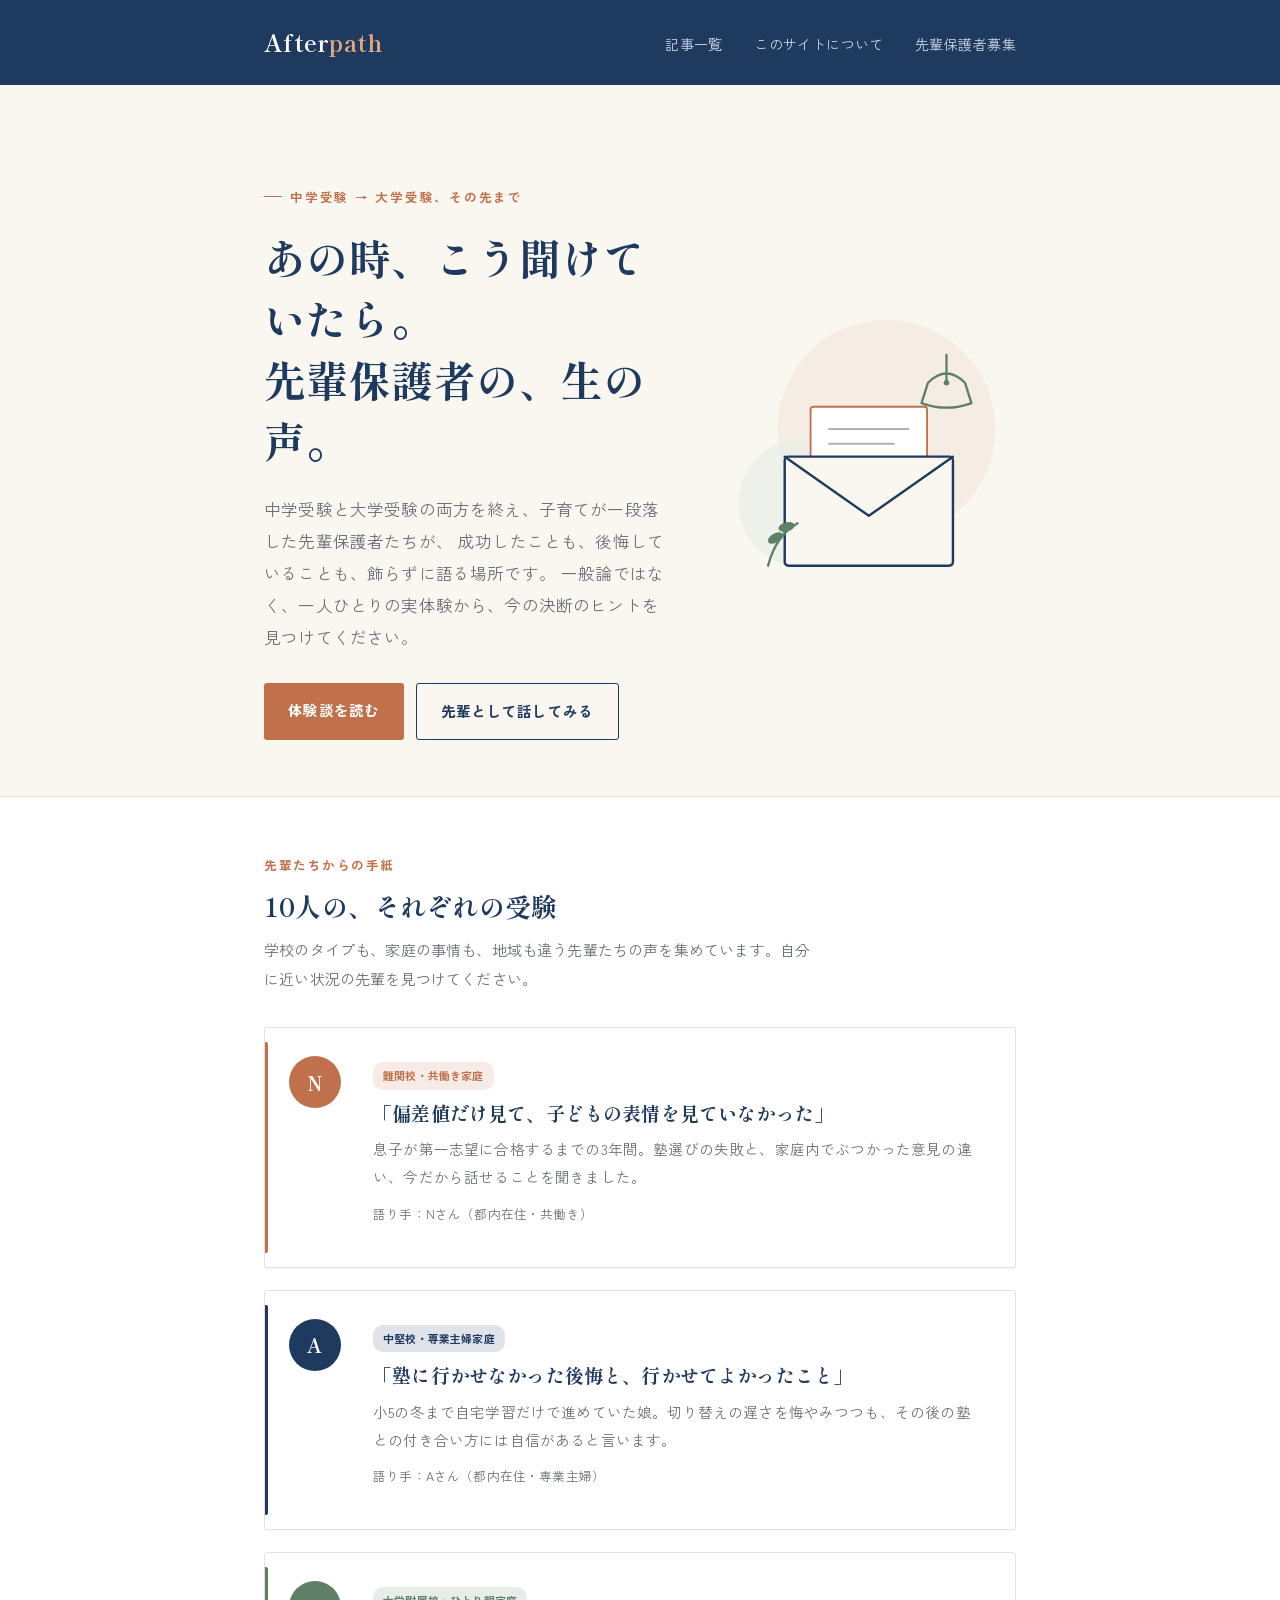
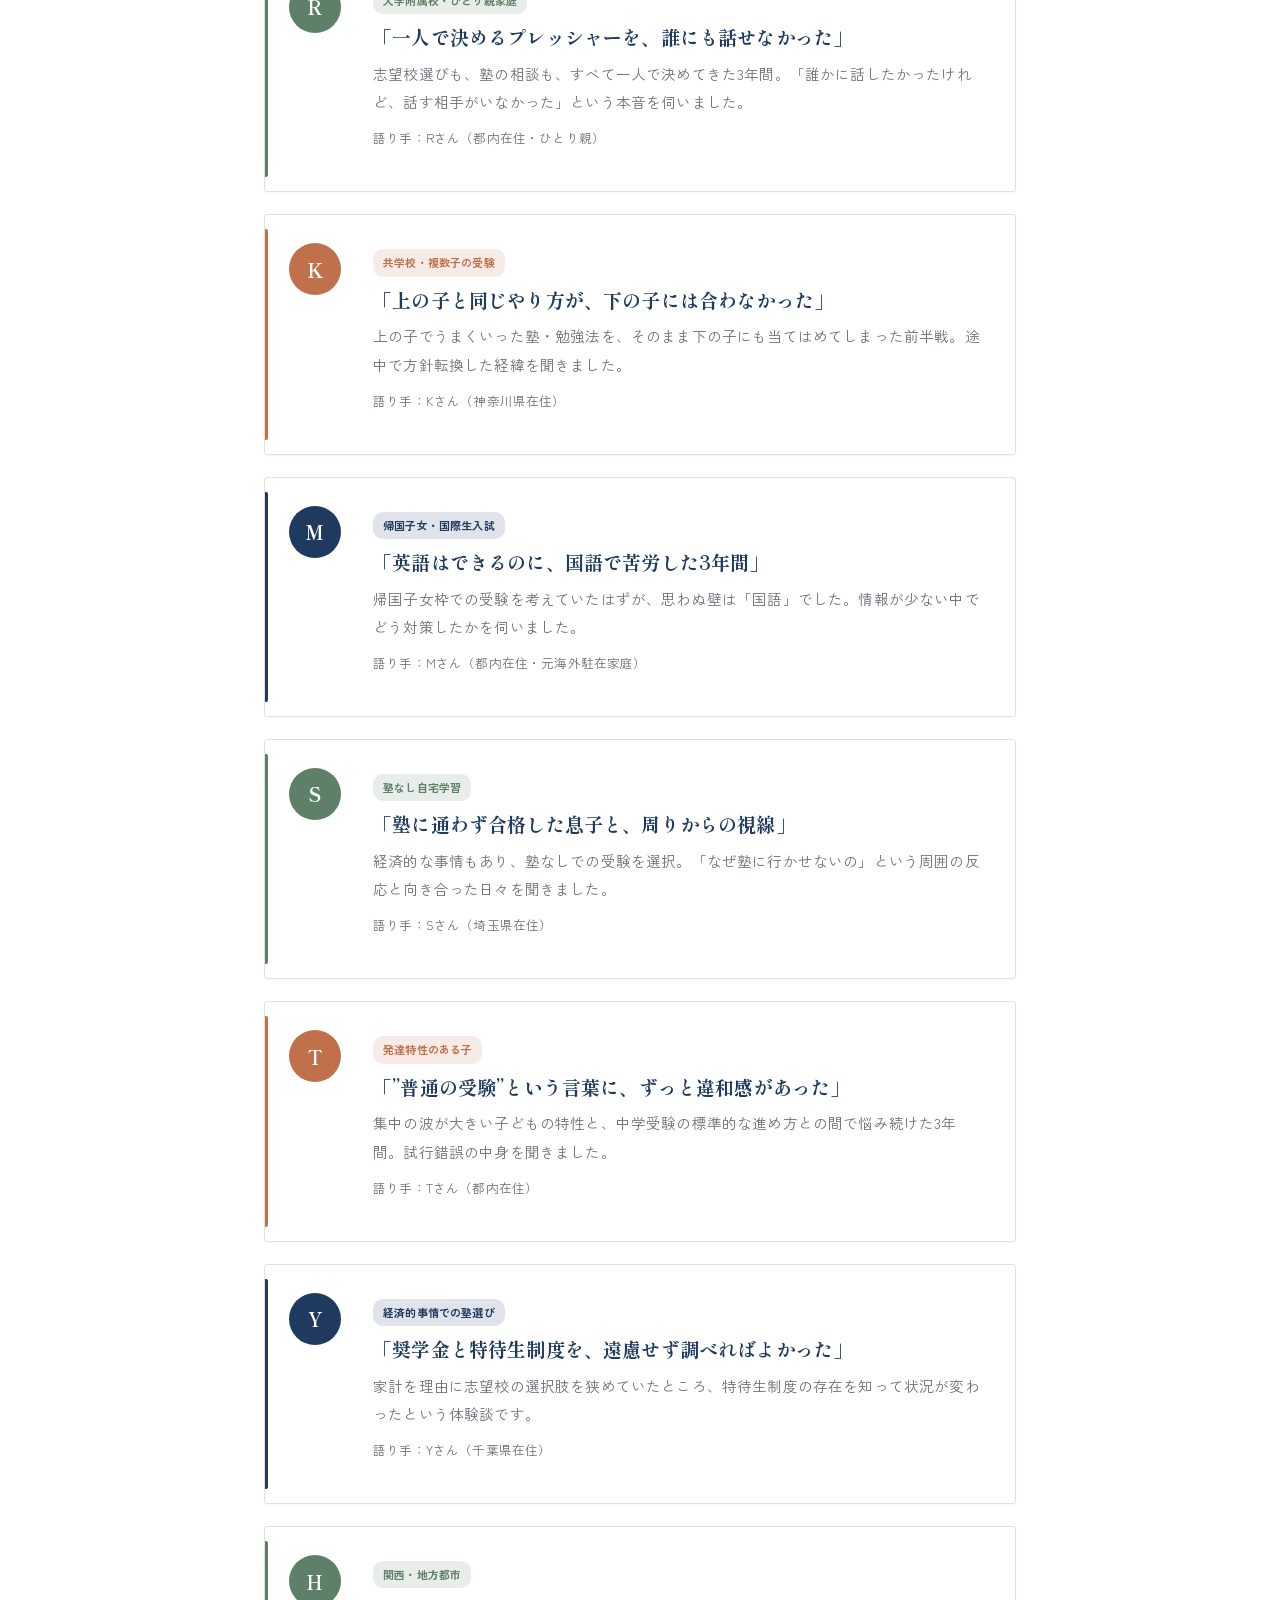
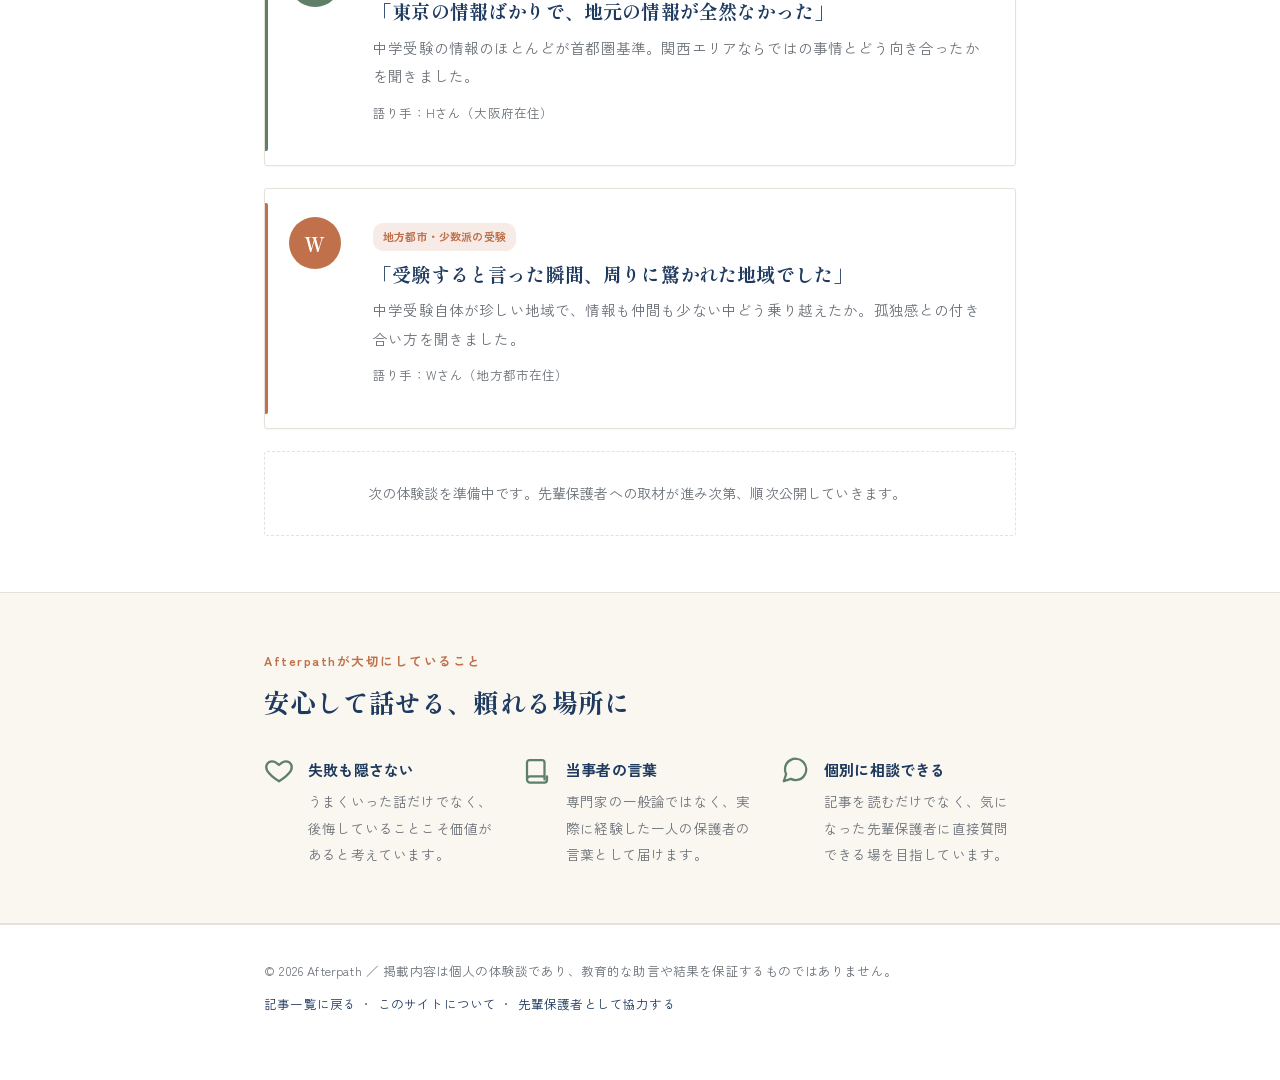
<file: index.html>
<!DOCTYPE html>
<html lang="ja">
<head>
<meta charset="UTF-8">
<meta name="viewport" content="width=device-width, initial-scale=1.0">
<title>Afterpath ― 中学受験・大学受験を終えた保護者の経験談</title>
<meta name="description" content="中学受験から大学受験まで終えた先輩保護者たちの、成功も失敗も含めたリアルな経験談を届けるメディアです。">
<link rel="preconnect" href="https://fonts.googleapis.com">
<link href="https://fonts.googleapis.com/css2?family=Shippori+Mincho:wght@600;700&family=Zen+Kaku+Gothic+New:wght@400;500;700&display=swap" rel="stylesheet">
<link rel="stylesheet" href="style.css">
</head>
<body>

<header class="site">
  <div class="wrap">
    <p class="brand">After<span>path</span></p>
    <nav class="site">
      <a href="index.html">記事一覧</a>
      <a href="about.html">このサイトについて</a>
      <a href="join.html">先輩保護者募集</a>
    </nav>
  </div>
</header>

<section class="hero">
  <div class="wrap">
    <div>
      <span class="eyebrow">中学受験 → 大学受験、その先まで</span>
      <h1>あの時、こう聞けていたら。<br>先輩保護者の、生の声。</h1>
      <p class="lead">
        中学受験と大学受験の両方を終え、子育てが一段落した先輩保護者たちが、
        成功したことも、後悔していることも、飾らずに語る場所です。
        一般論ではなく、一人ひとりの実体験から、今の決断のヒントを見つけてください。
      </p>
      <div class="btn-row">
        <a class="btn" href="#letters">体験談を読む</a>
        <a class="btn ghost" href="join.html">先輩として話してみる</a>
      </div>
    </div>
    <div class="hero-art"><svg viewBox="0 0 320 300" role="img" aria-label="手紙とあかりのイラスト">
  <circle cx="180" cy="120" r="118" fill="var(--coral-tint)" opacity="0.55"/>
  <circle cx="90" cy="200" r="70" fill="var(--sage-tint)" opacity="0.6"/>
  <!-- lamp -->
  <line x1="245" y1="70" x2="245" y2="40" stroke="var(--sage)" stroke-width="2.5" stroke-linecap="round"/>
  <path d="M225,70 Q245,50 265,70 L272,92 Q245,102 218,92 Z" fill="none" stroke="var(--sage)" stroke-width="2.5" stroke-linejoin="round"/>
  <circle cx="245" cy="70" r="3" fill="var(--sage)"/>
  <!-- letter peeking -->
  <rect x="98" y="96" width="126" height="88" rx="3" fill="var(--paper)" stroke="var(--coral)" stroke-width="2"/>
  <line x1="118" y1="120" x2="204" y2="120" stroke="var(--muted)" stroke-width="2.2" stroke-linecap="round" opacity="0.55"/>
  <line x1="118" y1="136" x2="188" y2="136" stroke="var(--muted)" stroke-width="2.2" stroke-linecap="round" opacity="0.55"/>
  <line x1="118" y1="152" x2="196" y2="152" stroke="var(--muted)" stroke-width="2.2" stroke-linecap="round" opacity="0.55"/>
  <!-- envelope -->
  <rect x="70" y="150" width="182" height="118" rx="4" fill="var(--paper-warm)" stroke="var(--navy)" stroke-width="2.6"/>
  <path d="M70,150 L161,214 L252,150" fill="none" stroke="var(--navy)" stroke-width="2.6" stroke-linejoin="round" stroke-linecap="round"/>
  <!-- sprig -->
  <path d="M52,268 C58,244 70,230 84,222" fill="none" stroke="var(--sage)" stroke-width="2.5" stroke-linecap="round"/>
  <ellipse cx="60" cy="238" rx="9" ry="5" fill="var(--sage)" transform="rotate(-30 60 238)"/>
  <ellipse cx="72" cy="226" rx="9" ry="5" fill="var(--sage)" transform="rotate(-15 72 226)"/>
</svg></div>
  </div>
</section>

<section class="section" id="letters">
  <div class="wrap">
    <div class="section-head">
      <p class="section-label">先輩たちからの手紙</p>
      <h2 class="section-title-lg">10人の、それぞれの受験</h2>
      <p class="section-sub">学校のタイプも、家庭の事情も、地域も違う先輩たちの声を集めています。自分に近い状況の先輩を見つけてください。</p>
    </div>
    <div class="letters">

  <a class="letter" href="article-01.html" style="--seal: var(--coral)">
    <span class="seal">N</span>
    <span>
      <span class="letter-tag">難関校・共働き家庭</span>
      <h3>「偏差値だけ見て、子どもの表情を見ていなかった」</h3>
      <p class="excerpt">息子が第一志望に合格するまでの3年間。塾選びの失敗と、家庭内でぶつかった意見の違い、今だから話せることを聞きました。</p>
      <p class="meta">語り手：Nさん（都内在住・共働き）</p>
    </span>
  </a>
  <a class="letter" href="article-02.html" style="--seal: var(--navy)">
    <span class="seal">A</span>
    <span>
      <span class="letter-tag">中堅校・専業主婦家庭</span>
      <h3>「塾に行かせなかった後悔と、行かせてよかったこと」</h3>
      <p class="excerpt">小5の冬まで自宅学習だけで進めていた娘。切り替えの遅さを悔やみつつも、その後の塾との付き合い方には自信があると言います。</p>
      <p class="meta">語り手：Aさん（都内在住・専業主婦）</p>
    </span>
  </a>
  <a class="letter" href="article-03.html" style="--seal: var(--sage)">
    <span class="seal">R</span>
    <span>
      <span class="letter-tag">大学附属校・ひとり親家庭</span>
      <h3>「一人で決めるプレッシャーを、誰にも話せなかった」</h3>
      <p class="excerpt">志望校選びも、塾の相談も、すべて一人で決めてきた3年間。「誰かに話したかったけれど、話す相手がいなかった」という本音を伺いました。</p>
      <p class="meta">語り手：Rさん（都内在住・ひとり親）</p>
    </span>
  </a>
  <a class="letter" href="article-04.html" style="--seal: var(--coral)">
    <span class="seal">K</span>
    <span>
      <span class="letter-tag">共学校・複数子の受験</span>
      <h3>「上の子と同じやり方が、下の子には合わなかった」</h3>
      <p class="excerpt">上の子でうまくいった塾・勉強法を、そのまま下の子にも当てはめてしまった前半戦。途中で方針転換した経緯を聞きました。</p>
      <p class="meta">語り手：Kさん（神奈川県在住）</p>
    </span>
  </a>
  <a class="letter" href="article-05.html" style="--seal: var(--navy)">
    <span class="seal">M</span>
    <span>
      <span class="letter-tag">帰国子女・国際生入試</span>
      <h3>「英語はできるのに、国語で苦労した3年間」</h3>
      <p class="excerpt">帰国子女枠での受験を考えていたはずが、思わぬ壁は「国語」でした。情報が少ない中でどう対策したかを伺いました。</p>
      <p class="meta">語り手：Mさん（都内在住・元海外駐在家庭）</p>
    </span>
  </a>
  <a class="letter" href="article-06.html" style="--seal: var(--sage)">
    <span class="seal">S</span>
    <span>
      <span class="letter-tag">塾なし自宅学習</span>
      <h3>「塾に通わず合格した息子と、周りからの視線」</h3>
      <p class="excerpt">経済的な事情もあり、塾なしでの受験を選択。「なぜ塾に行かせないの」という周囲の反応と向き合った日々を聞きました。</p>
      <p class="meta">語り手：Sさん（埼玉県在住）</p>
    </span>
  </a>
  <a class="letter" href="article-07.html" style="--seal: var(--coral)">
    <span class="seal">T</span>
    <span>
      <span class="letter-tag">発達特性のある子</span>
      <h3>「”普通の受験”という言葉に、ずっと違和感があった」</h3>
      <p class="excerpt">集中の波が大きい子どもの特性と、中学受験の標準的な進め方との間で悩み続けた3年間。試行錯誤の中身を聞きました。</p>
      <p class="meta">語り手：Tさん（都内在住）</p>
    </span>
  </a>
  <a class="letter" href="article-08.html" style="--seal: var(--navy)">
    <span class="seal">Y</span>
    <span>
      <span class="letter-tag">経済的事情での塾選び</span>
      <h3>「奨学金と特待生制度を、遠慮せず調べればよかった」</h3>
      <p class="excerpt">家計を理由に志望校の選択肢を狭めていたところ、特待生制度の存在を知って状況が変わったという体験談です。</p>
      <p class="meta">語り手：Yさん（千葉県在住）</p>
    </span>
  </a>
  <a class="letter" href="article-09.html" style="--seal: var(--sage)">
    <span class="seal">H</span>
    <span>
      <span class="letter-tag">関西・地方都市</span>
      <h3>「東京の情報ばかりで、地元の情報が全然なかった」</h3>
      <p class="excerpt">中学受験の情報のほとんどが首都圏基準。関西エリアならではの事情とどう向き合ったかを聞きました。</p>
      <p class="meta">語り手：Hさん（大阪府在住）</p>
    </span>
  </a>
  <a class="letter" href="article-10.html" style="--seal: var(--coral)">
    <span class="seal">W</span>
    <span>
      <span class="letter-tag">地方都市・少数派の受験</span>
      <h3>「受験すると言った瞬間、周りに驚かれた地域でした」</h3>
      <p class="excerpt">中学受験自体が珍しい地域で、情報も仲間も少ない中どう乗り越えたか。孤独感との付き合い方を聞きました。</p>
      <p class="meta">語り手：Wさん（地方都市在住）</p>
    </span>
  </a>
      <div class="letter placeholder">
        次の体験談を準備中です。先輩保護者への取材が進み次第、順次公開していきます。
      </div>
    </div>
  </div>
</section>

<section class="section alt">
  <div class="wrap">
    <div class="section-head">
      <p class="section-label">Afterpathが大切にしていること</p>
      <h2 class="section-title-lg">安心して話せる、頼れる場所に</h2>
    </div>
    <div class="trust-strip">
      <div class="trust-item">
        <svg viewBox="0 0 24 24" fill="none" stroke="currentColor" stroke-width="1.8" stroke-linecap="round" stroke-linejoin="round"><path d="M12 21s-7-4.35-9.5-8.5C.5 8.5 3 5 6.5 5c2 0 3.5 1 5.5 3 2-2 3.5-3 5.5-3 3.5 0 6 3.5 4 7.5C19 16.65 12 21 12 21z"/></svg>
        <div><h4>失敗も隠さない</h4><p>うまくいった話だけでなく、後悔していることこそ価値があると考えています。</p></div>
      </div>
      <div class="trust-item">
        <svg viewBox="0 0 24 24" fill="none" stroke="currentColor" stroke-width="1.8" stroke-linecap="round" stroke-linejoin="round"><path d="M4 19.5V6a2 2 0 012-2h10a2 2 0 012 2v13.5M4 19.5A2.5 2.5 0 016.5 17H18M4 19.5A2.5 2.5 0 006.5 22H18a2 2 0 002-2v-3"/></svg>
        <div><h4>当事者の言葉</h4><p>専門家の一般論ではなく、実際に経験した一人の保護者の言葉として届けます。</p></div>
      </div>
      <div class="trust-item">
        <svg viewBox="0 0 24 24" fill="none" stroke="currentColor" stroke-width="1.8" stroke-linecap="round" stroke-linejoin="round"><path d="M21 11.5a8.38 8.38 0 01-.9 3.8 8.5 8.5 0 01-7.6 4.7 8.38 8.38 0 01-3.8-.9L3 21l1.9-5.7a8.38 8.38 0 01-.9-3.8 8.5 8.5 0 014.7-7.6 8.38 8.38 0 013.8-.9h.5a8.48 8.48 0 018 8v.5z"/></svg>
        <div><h4>個別に相談できる</h4><p>記事を読むだけでなく、気になった先輩保護者に直接質問できる場を目指しています。</p></div>
      </div>
    </div>
  </div>
</section>

<footer class="site">
  <div class="wrap">
    <p>&copy; 2026 Afterpath ／ 掲載内容は個人の体験談であり、教育的な助言や結果を保証するものではありません。</p>
    <p><a href="index.html">記事一覧に戻る</a> ・ <a href="about.html">このサイトについて</a> ・ <a href="join.html">先輩保護者として協力する</a></p>
  </div>
</footer>

</body>
</html>
</file>
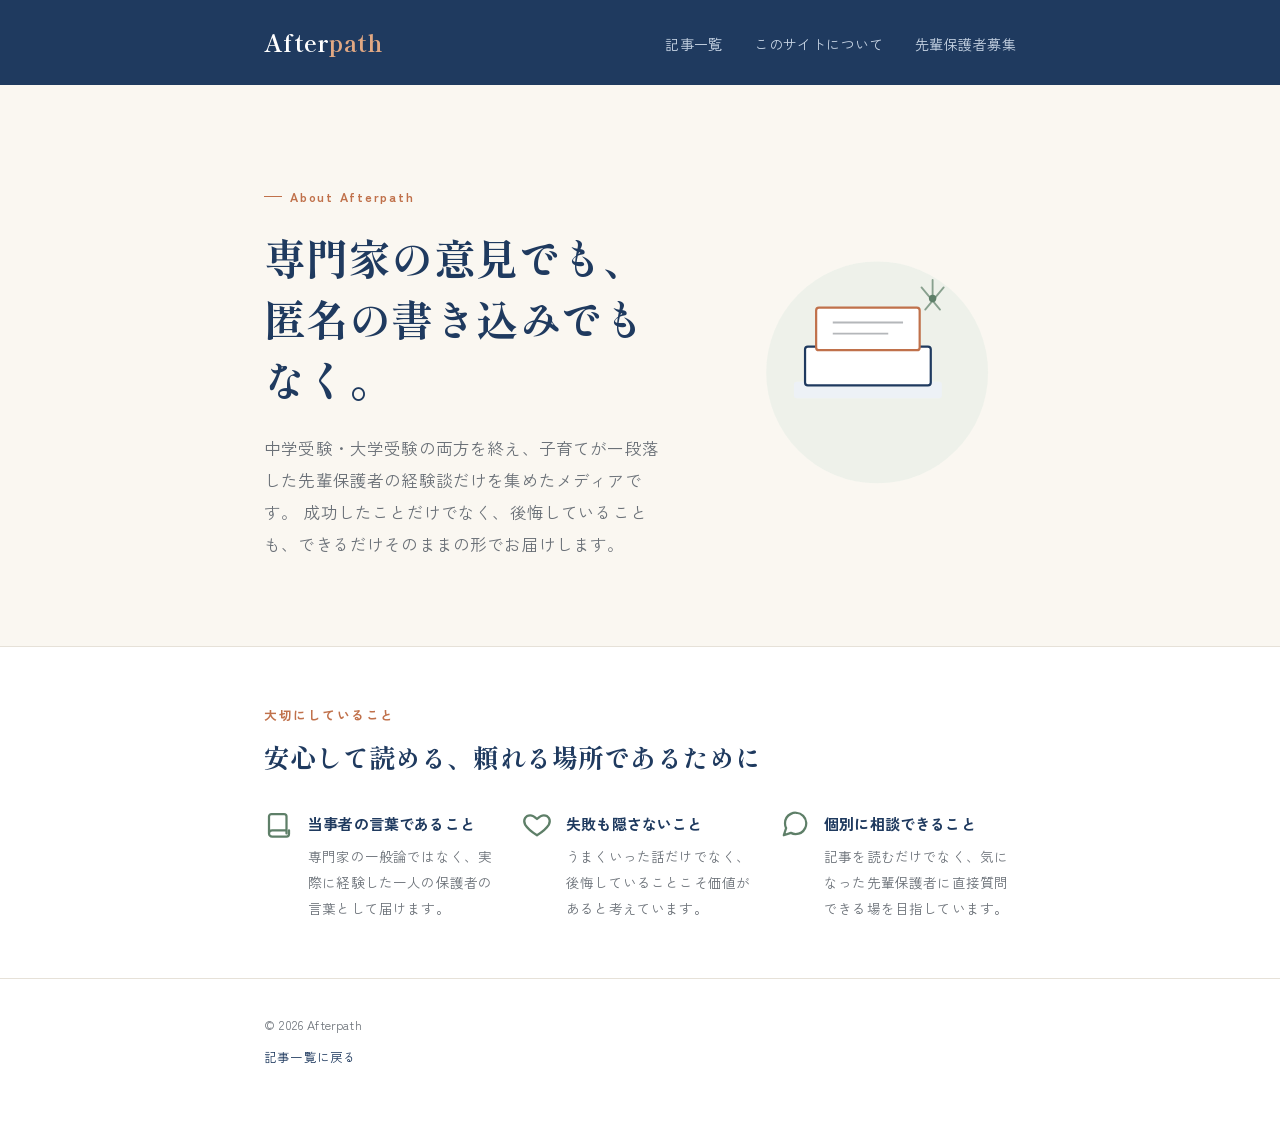
<file: about.html>
<!DOCTYPE html>
<html lang="ja">
<head>
<meta charset="UTF-8">
<meta name="viewport" content="width=device-width, initial-scale=1.0">
<title>このサイトについて｜Afterpath</title>
<meta name="description" content="Afterpathは、中学受験・大学受験の両方を終え、子育てが一段落した先輩保護者の経験談だけを集めたメディアです。">
<link rel="preconnect" href="https://fonts.googleapis.com">
<link href="https://fonts.googleapis.com/css2?family=Shippori+Mincho:wght@600;700&family=Zen+Kaku+Gothic+New:wght@400;500;700&display=swap" rel="stylesheet">
<link rel="stylesheet" href="style.css">
</head>
<body>

<header class="site">
  <div class="wrap">
    <p class="brand">After<span>path</span></p>
    <nav class="site">
      <a href="index.html">記事一覧</a>
      <a href="about.html">このサイトについて</a>
      <a href="join.html">先輩保護者募集</a>
    </nav>
  </div>
</header>

<section class="hero">
  <div class="wrap">
    <div>
      <span class="eyebrow">About Afterpath</span>
      <h1>専門家の意見でも、<br>匿名の書き込みでもなく。</h1>
      <p class="lead">
        中学受験・大学受験の両方を終え、子育てが一段落した先輩保護者の経験談だけを集めたメディアです。
        成功したことだけでなく、後悔していることも、できるだけそのままの形でお届けします。
      </p>
    </div>
    <div class="hero-art">
      <svg viewBox="0 0 320 300" role="img" aria-label="本と光のイラスト">
        <circle cx="170" cy="140" r="120" fill="var(--sage-tint)" opacity="0.6"/>
        <rect x="80" y="150" width="160" height="18" rx="3" fill="var(--navy-tint)"/>
        <rect x="92" y="112" width="136" height="42" rx="3" fill="var(--paper)" stroke="var(--navy)" stroke-width="2.4"/>
        <rect x="104" y="70" width="112" height="46" rx="3" fill="var(--paper)" stroke="var(--coral)" stroke-width="2.4"/>
        <line x1="122" y1="86" x2="198" y2="86" stroke="var(--muted)" stroke-width="2" opacity="0.5"/>
        <line x1="122" y1="98" x2="182" y2="98" stroke="var(--muted)" stroke-width="2" opacity="0.5"/>
        <circle cx="230" cy="60" r="4" fill="var(--sage)"/>
        <path d="M230,60 L230,40 M218,48 L238,72 M242,48 L222,72" stroke="var(--sage)" stroke-width="2" stroke-linecap="round" opacity="0.7"/>
      </svg>
    </div>
  </div>
</section>

<section class="section">
  <div class="wrap">
    <div class="section-head">
      <p class="section-label">大切にしていること</p>
      <h2 class="section-title-lg">安心して読める、頼れる場所であるために</h2>
    </div>
    <div class="trust-strip">
      <div class="trust-item">
        <svg viewBox="0 0 24 24" fill="none" stroke="currentColor" stroke-width="1.8" stroke-linecap="round" stroke-linejoin="round"><path d="M4 19.5V6a2 2 0 012-2h10a2 2 0 012 2v13.5M4 19.5A2.5 2.5 0 016.5 17H18M4 19.5A2.5 2.5 0 006.5 22H18a2 2 0 002-2v-3"/></svg>
        <div><h4>当事者の言葉であること</h4><p>専門家の一般論ではなく、実際に経験した一人の保護者の言葉として届けます。</p></div>
      </div>
      <div class="trust-item">
        <svg viewBox="0 0 24 24" fill="none" stroke="currentColor" stroke-width="1.8" stroke-linecap="round" stroke-linejoin="round"><path d="M12 21s-7-4.35-9.5-8.5C.5 8.5 3 5 6.5 5c2 0 3.5 1 5.5 3 2-2 3.5-3 5.5-3 3.5 0 6 3.5 4 7.5C19 16.65 12 21 12 21z"/></svg>
        <div><h4>失敗も隠さないこと</h4><p>うまくいった話だけでなく、後悔していることこそ価値があると考えています。</p></div>
      </div>
      <div class="trust-item">
        <svg viewBox="0 0 24 24" fill="none" stroke="currentColor" stroke-width="1.8" stroke-linecap="round" stroke-linejoin="round"><path d="M21 11.5a8.38 8.38 0 01-.9 3.8 8.5 8.5 0 01-7.6 4.7 8.38 8.38 0 01-3.8-.9L3 21l1.9-5.7a8.38 8.38 0 01-.9-3.8 8.5 8.5 0 014.7-7.6 8.38 8.38 0 013.8-.9h.5a8.48 8.48 0 018 8v.5z"/></svg>
        <div><h4>個別に相談できること</h4><p>記事を読むだけでなく、気になった先輩保護者に直接質問できる場を目指しています。</p></div>
      </div>
    </div>
  </div>
</section>

<footer class="site">
  <div class="wrap">
    <p>&copy; 2026 Afterpath</p>
    <p><a href="index.html">記事一覧に戻る</a></p>
  </div>
</footer>

</body>
</html>
</file>
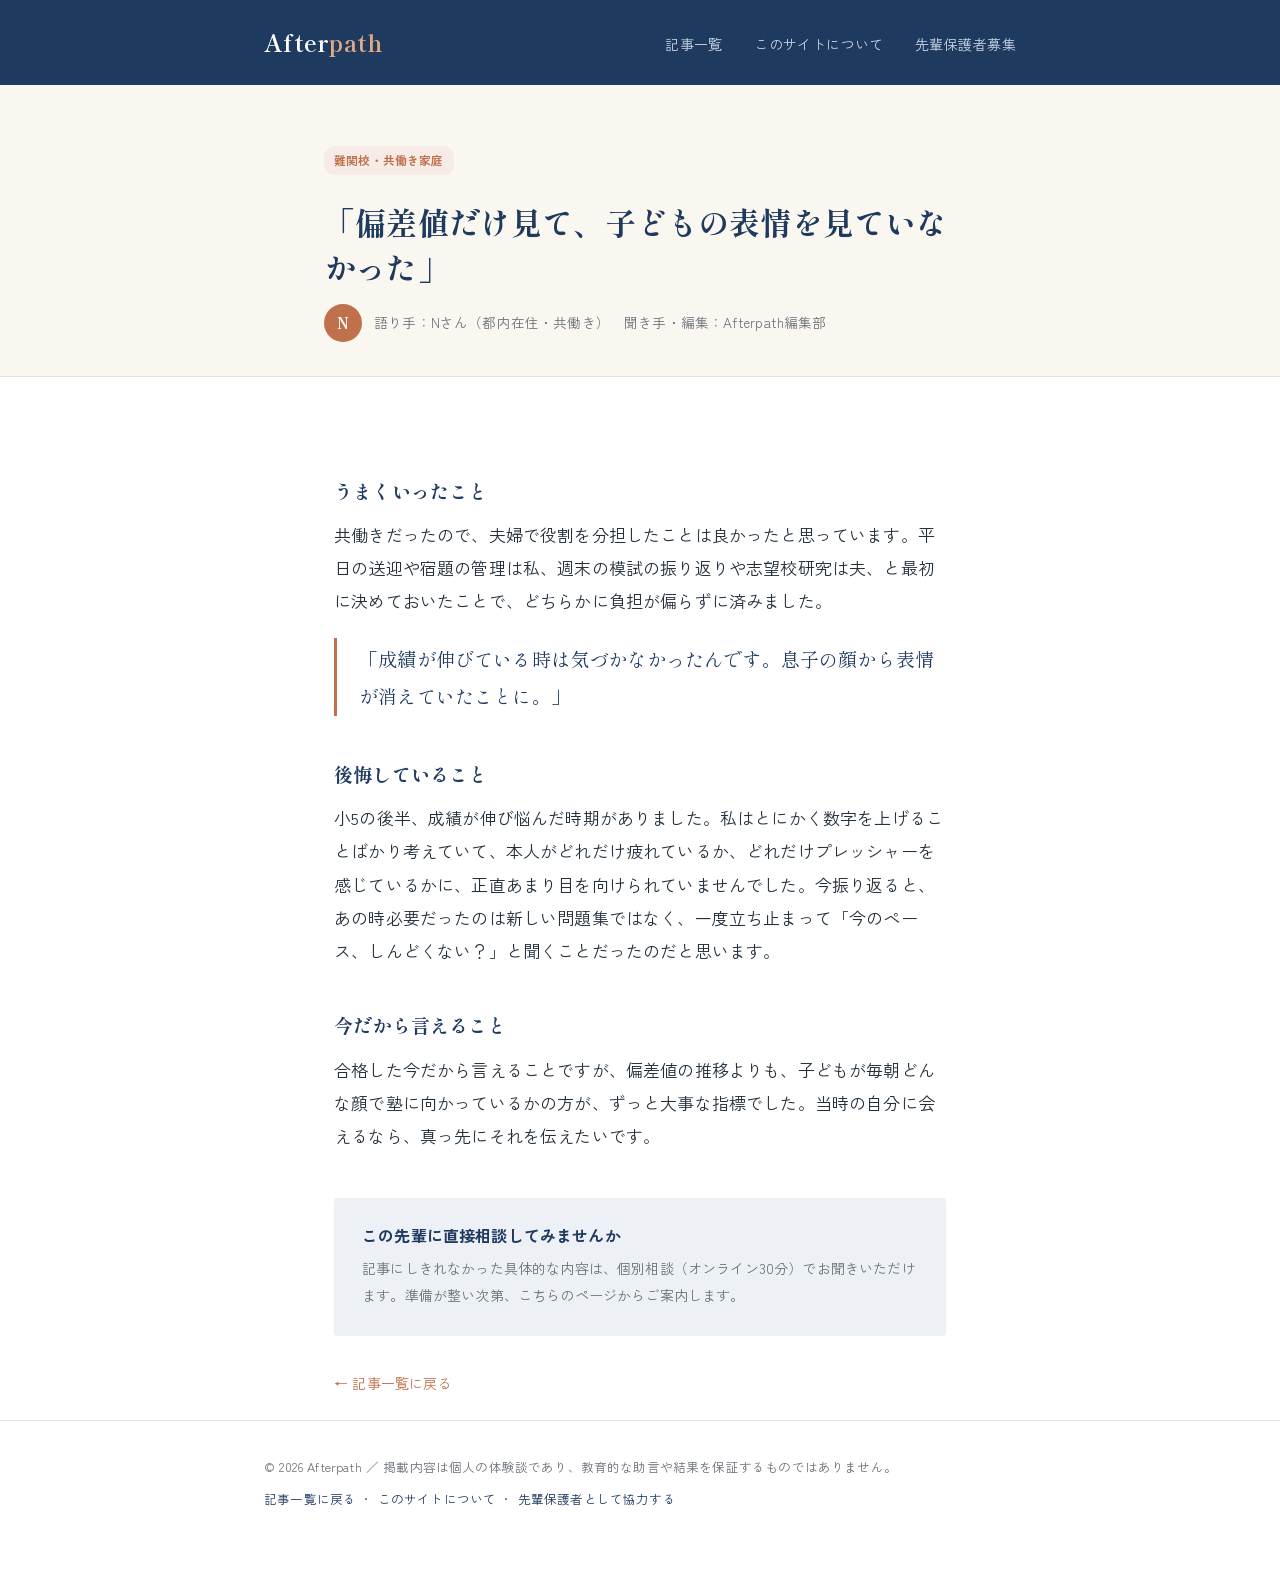
<file: article-01.html>
<!DOCTYPE html>
<html lang="ja">
<head>
<meta charset="UTF-8">
<meta name="viewport" content="width=device-width, initial-scale=1.0">
<title>「偏差値だけ見て、子どもの表情を見ていなかった」｜Afterpath</title>
<meta name="description" content="息子が第一志望に合格するまでの3年間。塾選びの失敗と、家庭内でぶつかった意見の違い、今だから話せることを聞きました。">
<link rel="preconnect" href="https://fonts.googleapis.com">
<link href="https://fonts.googleapis.com/css2?family=Shippori+Mincho:wght@600;700&family=Zen+Kaku+Gothic+New:wght@400;500;700&display=swap" rel="stylesheet">
<link rel="stylesheet" href="style.css">
</head>
<body>

<header class="site">
  <div class="wrap">
    <p class="brand">After<span>path</span></p>
    <nav class="site">
      <a href="index.html">記事一覧</a>
      <a href="about.html">このサイトについて</a>
      <a href="join.html">先輩保護者募集</a>
    </nav>
  </div>
</header>

<section class="article-head">
  <div class="wrap narrow">
    <span class="letter-tag" style="--seal: var(--coral)">難関校・共働き家庭</span>
    <h1>「偏差値だけ見て、子どもの表情を見ていなかった」</h1>
    <div class="byline">
      <span class="seal" style="--seal: var(--coral)">N</span>
      <span>語り手：Nさん（都内在住・共働き）　聞き手・編集：Afterpath編集部</span>
    </div>
  </div>
</section>

<article class="article-body">
  <div class="wrap narrow">
    <h2>うまくいったこと</h2>
    <p>共働きだったので、夫婦で役割を分担したことは良かったと思っています。平日の送迎や宿題の管理は私、週末の模試の振り返りや志望校研究は夫、と最初に決めておいたことで、どちらかに負担が偏らずに済みました。</p>
    <p class="pull">「成績が伸びている時は気づかなかったんです。息子の顔から表情が消えていたことに。」</p>
    <h2>後悔していること</h2>
    <p>小5の後半、成績が伸び悩んだ時期がありました。私はとにかく数字を上げることばかり考えていて、本人がどれだけ疲れているか、どれだけプレッシャーを感じているかに、正直あまり目を向けられていませんでした。今振り返ると、あの時必要だったのは新しい問題集ではなく、一度立ち止まって「今のペース、しんどくない？」と聞くことだったのだと思います。</p>
    <h2>今だから言えること</h2>
    <p>合格した今だから言えることですが、偏差値の推移よりも、子どもが毎朝どんな顔で塾に向かっているかの方が、ずっと大事な指標でした。当時の自分に会えるなら、真っ先にそれを伝えたいです。</p>

    <div class="paid-note">
      <h3>この先輩に直接相談してみませんか</h3>
      <p>記事にしきれなかった具体的な内容は、個別相談（オンライン30分）でお聞きいただけます。準備が整い次第、こちらのページからご案内します。</p>
    </div>
    <a class="back-link" href="index.html">← 記事一覧に戻る</a>
  </div>
</article>

<footer class="site">
  <div class="wrap">
    <p>&copy; 2026 Afterpath ／ 掲載内容は個人の体験談であり、教育的な助言や結果を保証するものではありません。</p>
    <p><a href="index.html">記事一覧に戻る</a> ・ <a href="about.html">このサイトについて</a> ・ <a href="join.html">先輩保護者として協力する</a></p>
  </div>
</footer>

</body>
</html>
</file>
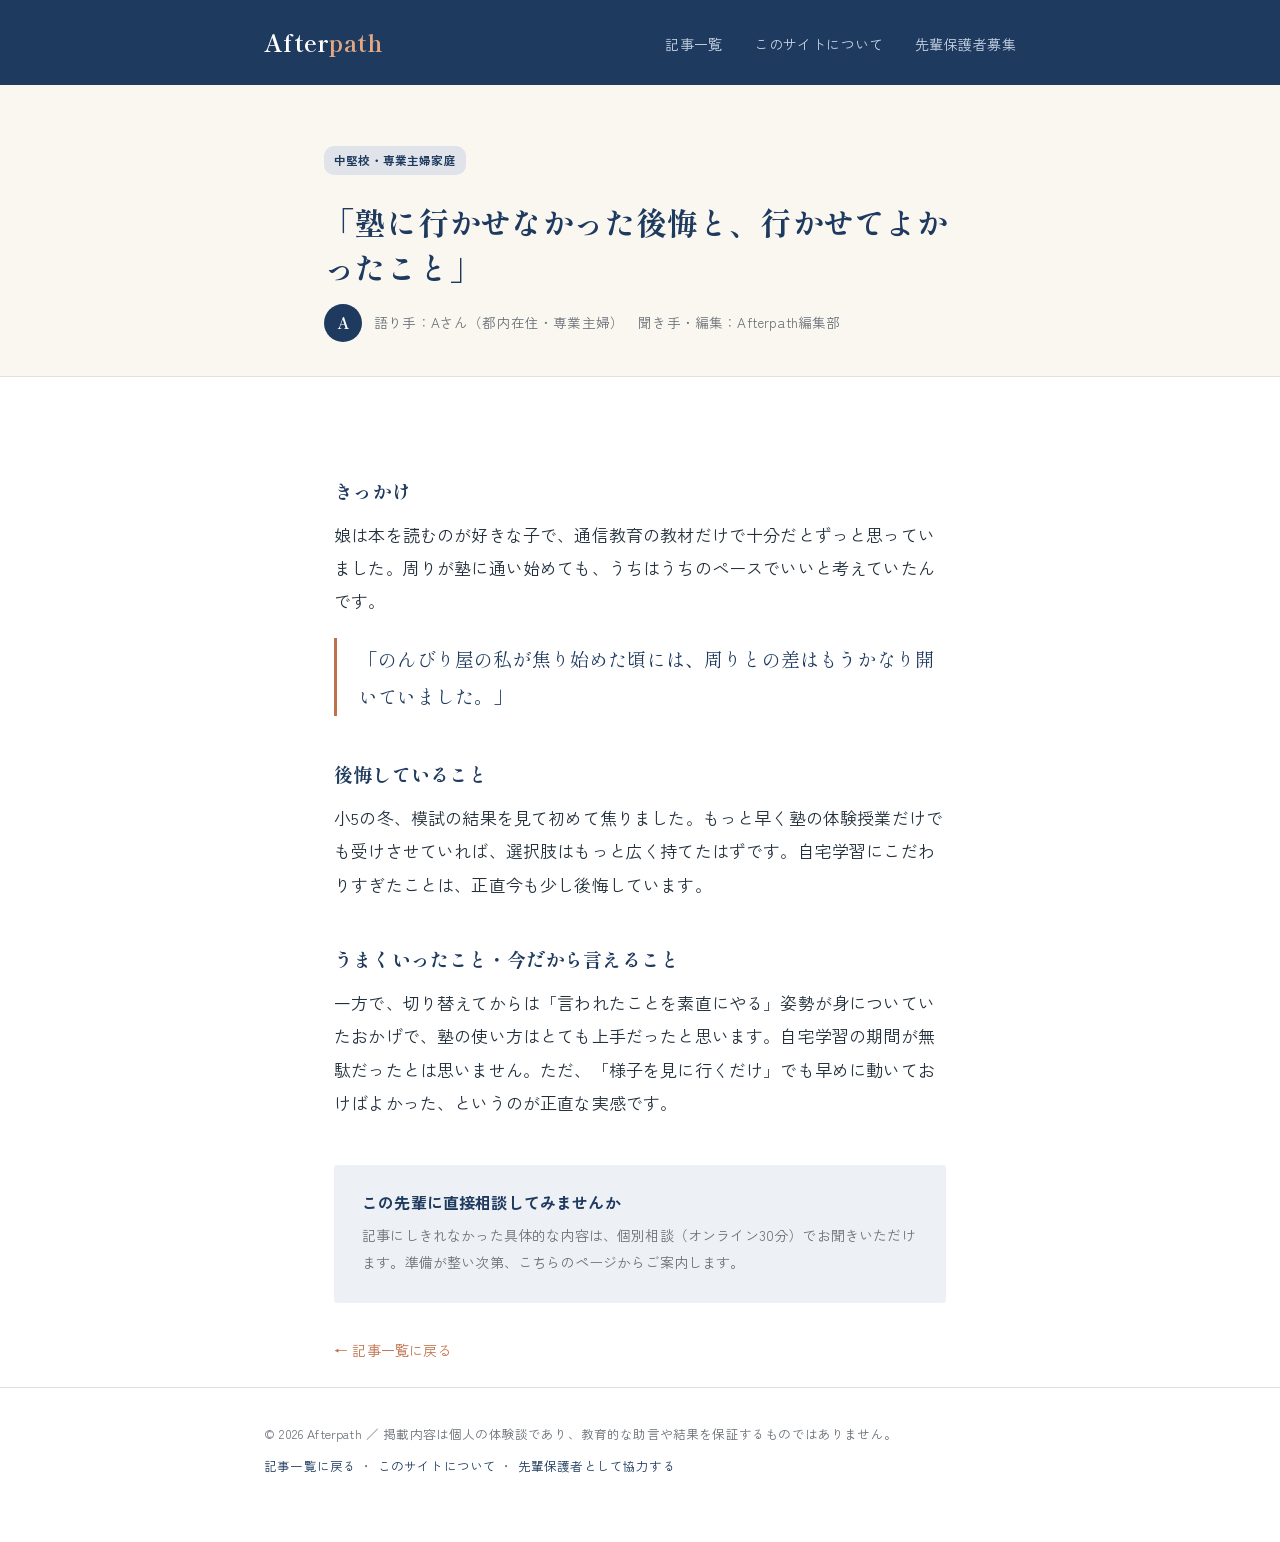
<file: article-02.html>
<!DOCTYPE html>
<html lang="ja">
<head>
<meta charset="UTF-8">
<meta name="viewport" content="width=device-width, initial-scale=1.0">
<title>「塾に行かせなかった後悔と、行かせてよかったこと」｜Afterpath</title>
<meta name="description" content="小5の冬まで自宅学習だけで進めていた娘。切り替えの遅さを悔やみつつも、その後の塾との付き合い方には自信があると言います。">
<link rel="preconnect" href="https://fonts.googleapis.com">
<link href="https://fonts.googleapis.com/css2?family=Shippori+Mincho:wght@600;700&family=Zen+Kaku+Gothic+New:wght@400;500;700&display=swap" rel="stylesheet">
<link rel="stylesheet" href="style.css">
</head>
<body>

<header class="site">
  <div class="wrap">
    <p class="brand">After<span>path</span></p>
    <nav class="site">
      <a href="index.html">記事一覧</a>
      <a href="about.html">このサイトについて</a>
      <a href="join.html">先輩保護者募集</a>
    </nav>
  </div>
</header>

<section class="article-head">
  <div class="wrap narrow">
    <span class="letter-tag" style="--seal: var(--navy)">中堅校・専業主婦家庭</span>
    <h1>「塾に行かせなかった後悔と、行かせてよかったこと」</h1>
    <div class="byline">
      <span class="seal" style="--seal: var(--navy)">A</span>
      <span>語り手：Aさん（都内在住・専業主婦）　聞き手・編集：Afterpath編集部</span>
    </div>
  </div>
</section>

<article class="article-body">
  <div class="wrap narrow">
    <h2>きっかけ</h2>
    <p>娘は本を読むのが好きな子で、通信教育の教材だけで十分だとずっと思っていました。周りが塾に通い始めても、うちはうちのペースでいいと考えていたんです。</p>
    <p class="pull">「のんびり屋の私が焦り始めた頃には、周りとの差はもうかなり開いていました。」</p>
    <h2>後悔していること</h2>
    <p>小5の冬、模試の結果を見て初めて焦りました。もっと早く塾の体験授業だけでも受けさせていれば、選択肢はもっと広く持てたはずです。自宅学習にこだわりすぎたことは、正直今も少し後悔しています。</p>
    <h2>うまくいったこと・今だから言えること</h2>
    <p>一方で、切り替えてからは「言われたことを素直にやる」姿勢が身についていたおかげで、塾の使い方はとても上手だったと思います。自宅学習の期間が無駄だったとは思いません。ただ、「様子を見に行くだけ」でも早めに動いておけばよかった、というのが正直な実感です。</p>

    <div class="paid-note">
      <h3>この先輩に直接相談してみませんか</h3>
      <p>記事にしきれなかった具体的な内容は、個別相談（オンライン30分）でお聞きいただけます。準備が整い次第、こちらのページからご案内します。</p>
    </div>
    <a class="back-link" href="index.html">← 記事一覧に戻る</a>
  </div>
</article>

<footer class="site">
  <div class="wrap">
    <p>&copy; 2026 Afterpath ／ 掲載内容は個人の体験談であり、教育的な助言や結果を保証するものではありません。</p>
    <p><a href="index.html">記事一覧に戻る</a> ・ <a href="about.html">このサイトについて</a> ・ <a href="join.html">先輩保護者として協力する</a></p>
  </div>
</footer>

</body>
</html>
</file>
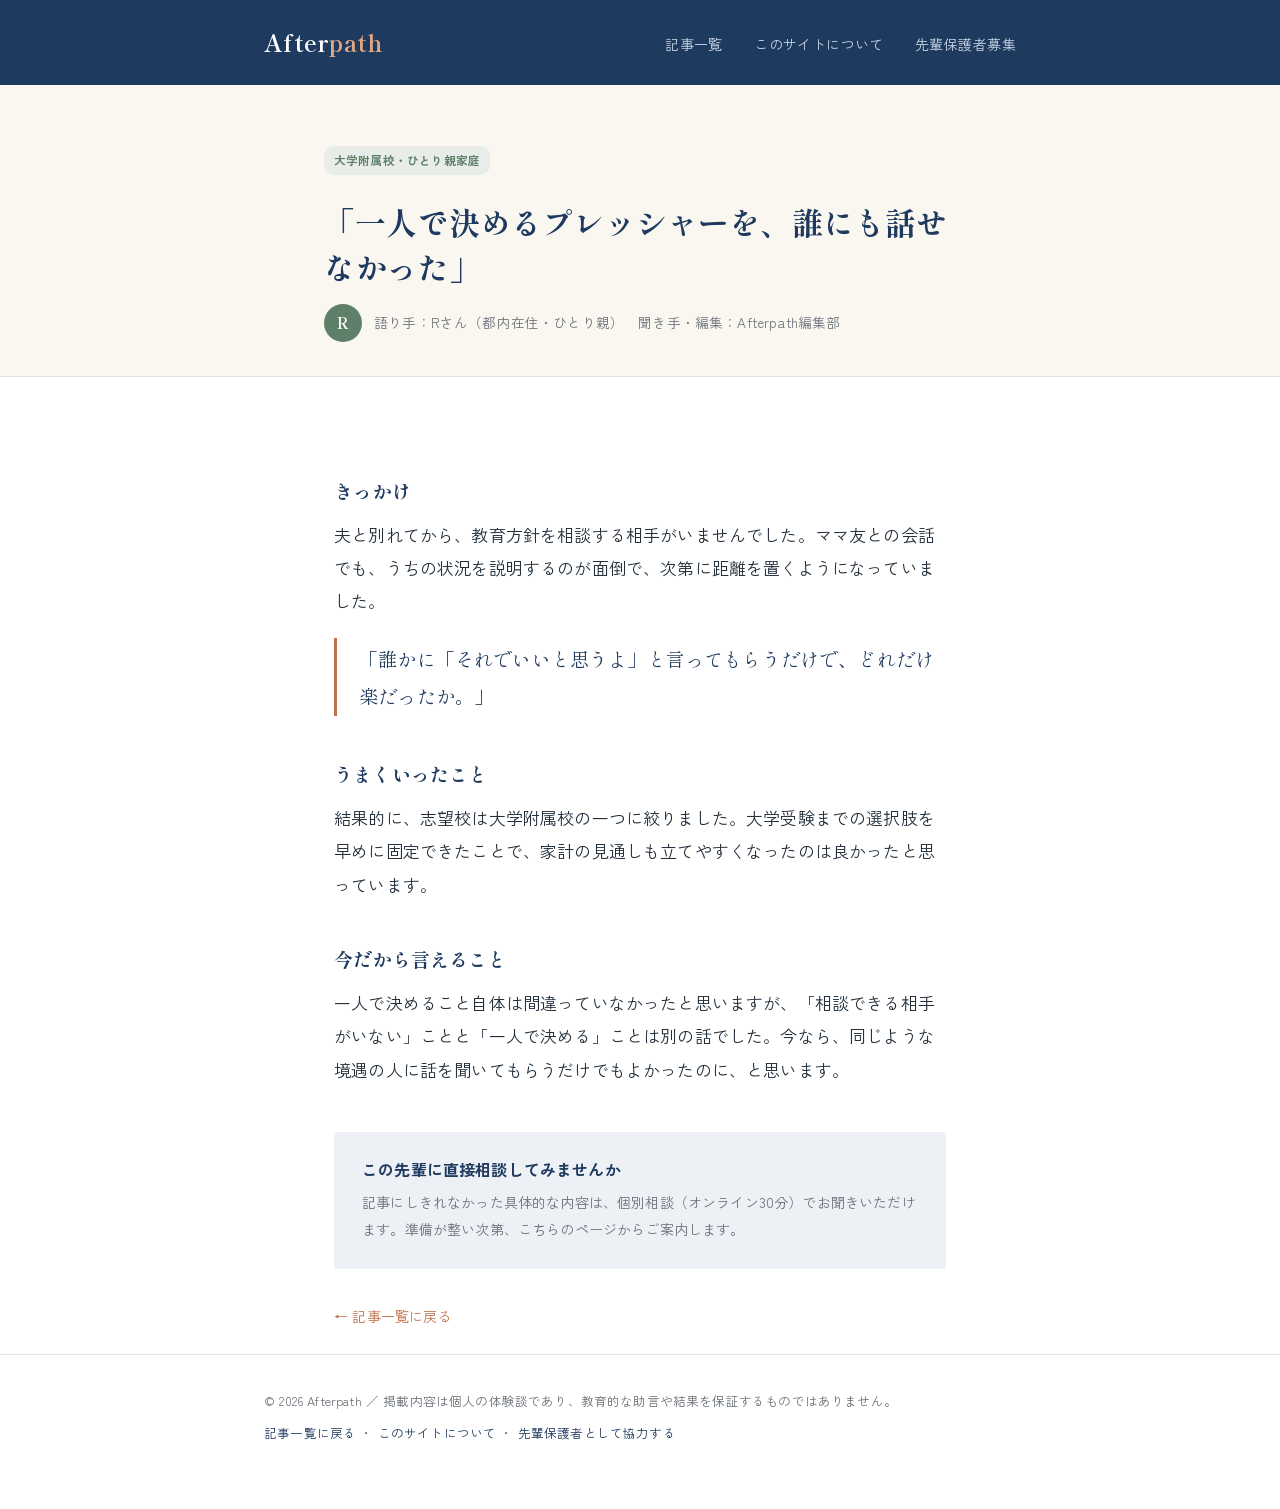
<file: article-03.html>
<!DOCTYPE html>
<html lang="ja">
<head>
<meta charset="UTF-8">
<meta name="viewport" content="width=device-width, initial-scale=1.0">
<title>「一人で決めるプレッシャーを、誰にも話せなかった」｜Afterpath</title>
<meta name="description" content="志望校選びも、塾の相談も、すべて一人で決めてきた3年間。「誰かに話したかったけれど、話す相手がいなかった」という本音を伺いました。">
<link rel="preconnect" href="https://fonts.googleapis.com">
<link href="https://fonts.googleapis.com/css2?family=Shippori+Mincho:wght@600;700&family=Zen+Kaku+Gothic+New:wght@400;500;700&display=swap" rel="stylesheet">
<link rel="stylesheet" href="style.css">
</head>
<body>

<header class="site">
  <div class="wrap">
    <p class="brand">After<span>path</span></p>
    <nav class="site">
      <a href="index.html">記事一覧</a>
      <a href="about.html">このサイトについて</a>
      <a href="join.html">先輩保護者募集</a>
    </nav>
  </div>
</header>

<section class="article-head">
  <div class="wrap narrow">
    <span class="letter-tag" style="--seal: var(--sage)">大学附属校・ひとり親家庭</span>
    <h1>「一人で決めるプレッシャーを、誰にも話せなかった」</h1>
    <div class="byline">
      <span class="seal" style="--seal: var(--sage)">R</span>
      <span>語り手：Rさん（都内在住・ひとり親）　聞き手・編集：Afterpath編集部</span>
    </div>
  </div>
</section>

<article class="article-body">
  <div class="wrap narrow">
    <h2>きっかけ</h2>
    <p>夫と別れてから、教育方針を相談する相手がいませんでした。ママ友との会話でも、うちの状況を説明するのが面倒で、次第に距離を置くようになっていました。</p>
    <p class="pull">「誰かに「それでいいと思うよ」と言ってもらうだけで、どれだけ楽だったか。」</p>
    <h2>うまくいったこと</h2>
    <p>結果的に、志望校は大学附属校の一つに絞りました。大学受験までの選択肢を早めに固定できたことで、家計の見通しも立てやすくなったのは良かったと思っています。</p>
    <h2>今だから言えること</h2>
    <p>一人で決めること自体は間違っていなかったと思いますが、「相談できる相手がいない」ことと「一人で決める」ことは別の話でした。今なら、同じような境遇の人に話を聞いてもらうだけでもよかったのに、と思います。</p>

    <div class="paid-note">
      <h3>この先輩に直接相談してみませんか</h3>
      <p>記事にしきれなかった具体的な内容は、個別相談（オンライン30分）でお聞きいただけます。準備が整い次第、こちらのページからご案内します。</p>
    </div>
    <a class="back-link" href="index.html">← 記事一覧に戻る</a>
  </div>
</article>

<footer class="site">
  <div class="wrap">
    <p>&copy; 2026 Afterpath ／ 掲載内容は個人の体験談であり、教育的な助言や結果を保証するものではありません。</p>
    <p><a href="index.html">記事一覧に戻る</a> ・ <a href="about.html">このサイトについて</a> ・ <a href="join.html">先輩保護者として協力する</a></p>
  </div>
</footer>

</body>
</html>
</file>
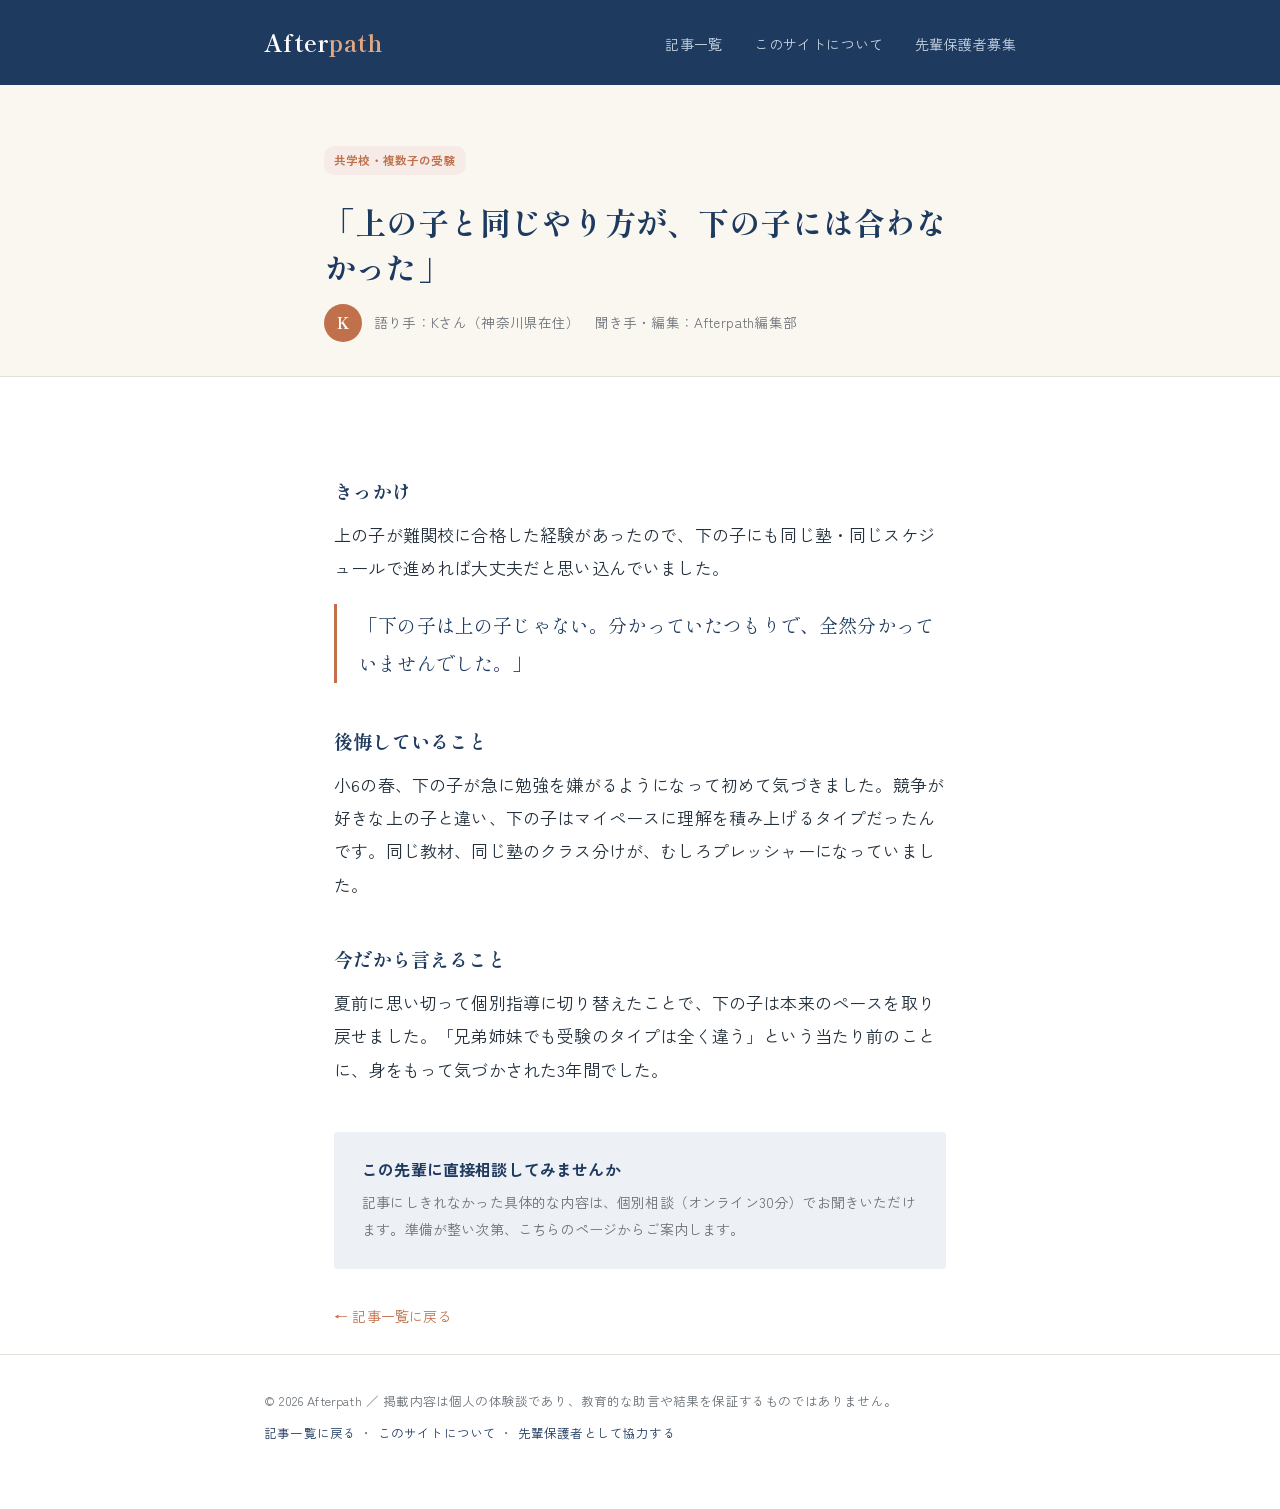
<file: article-04.html>
<!DOCTYPE html>
<html lang="ja">
<head>
<meta charset="UTF-8">
<meta name="viewport" content="width=device-width, initial-scale=1.0">
<title>「上の子と同じやり方が、下の子には合わなかった」｜Afterpath</title>
<meta name="description" content="上の子でうまくいった塾・勉強法を、そのまま下の子にも当てはめてしまった前半戦。途中で方針転換した経緯を聞きました。">
<link rel="preconnect" href="https://fonts.googleapis.com">
<link href="https://fonts.googleapis.com/css2?family=Shippori+Mincho:wght@600;700&family=Zen+Kaku+Gothic+New:wght@400;500;700&display=swap" rel="stylesheet">
<link rel="stylesheet" href="style.css">
</head>
<body>

<header class="site">
  <div class="wrap">
    <p class="brand">After<span>path</span></p>
    <nav class="site">
      <a href="index.html">記事一覧</a>
      <a href="about.html">このサイトについて</a>
      <a href="join.html">先輩保護者募集</a>
    </nav>
  </div>
</header>

<section class="article-head">
  <div class="wrap narrow">
    <span class="letter-tag" style="--seal: var(--coral)">共学校・複数子の受験</span>
    <h1>「上の子と同じやり方が、下の子には合わなかった」</h1>
    <div class="byline">
      <span class="seal" style="--seal: var(--coral)">K</span>
      <span>語り手：Kさん（神奈川県在住）　聞き手・編集：Afterpath編集部</span>
    </div>
  </div>
</section>

<article class="article-body">
  <div class="wrap narrow">
    <h2>きっかけ</h2>
    <p>上の子が難関校に合格した経験があったので、下の子にも同じ塾・同じスケジュールで進めれば大丈夫だと思い込んでいました。</p>
    <p class="pull">「下の子は上の子じゃない。分かっていたつもりで、全然分かっていませんでした。」</p>
    <h2>後悔していること</h2>
    <p>小6の春、下の子が急に勉強を嫌がるようになって初めて気づきました。競争が好きな上の子と違い、下の子はマイペースに理解を積み上げるタイプだったんです。同じ教材、同じ塾のクラス分けが、むしろプレッシャーになっていました。</p>
    <h2>今だから言えること</h2>
    <p>夏前に思い切って個別指導に切り替えたことで、下の子は本来のペースを取り戻せました。「兄弟姉妹でも受験のタイプは全く違う」という当たり前のことに、身をもって気づかされた3年間でした。</p>

    <div class="paid-note">
      <h3>この先輩に直接相談してみませんか</h3>
      <p>記事にしきれなかった具体的な内容は、個別相談（オンライン30分）でお聞きいただけます。準備が整い次第、こちらのページからご案内します。</p>
    </div>
    <a class="back-link" href="index.html">← 記事一覧に戻る</a>
  </div>
</article>

<footer class="site">
  <div class="wrap">
    <p>&copy; 2026 Afterpath ／ 掲載内容は個人の体験談であり、教育的な助言や結果を保証するものではありません。</p>
    <p><a href="index.html">記事一覧に戻る</a> ・ <a href="about.html">このサイトについて</a> ・ <a href="join.html">先輩保護者として協力する</a></p>
  </div>
</footer>

</body>
</html>
</file>
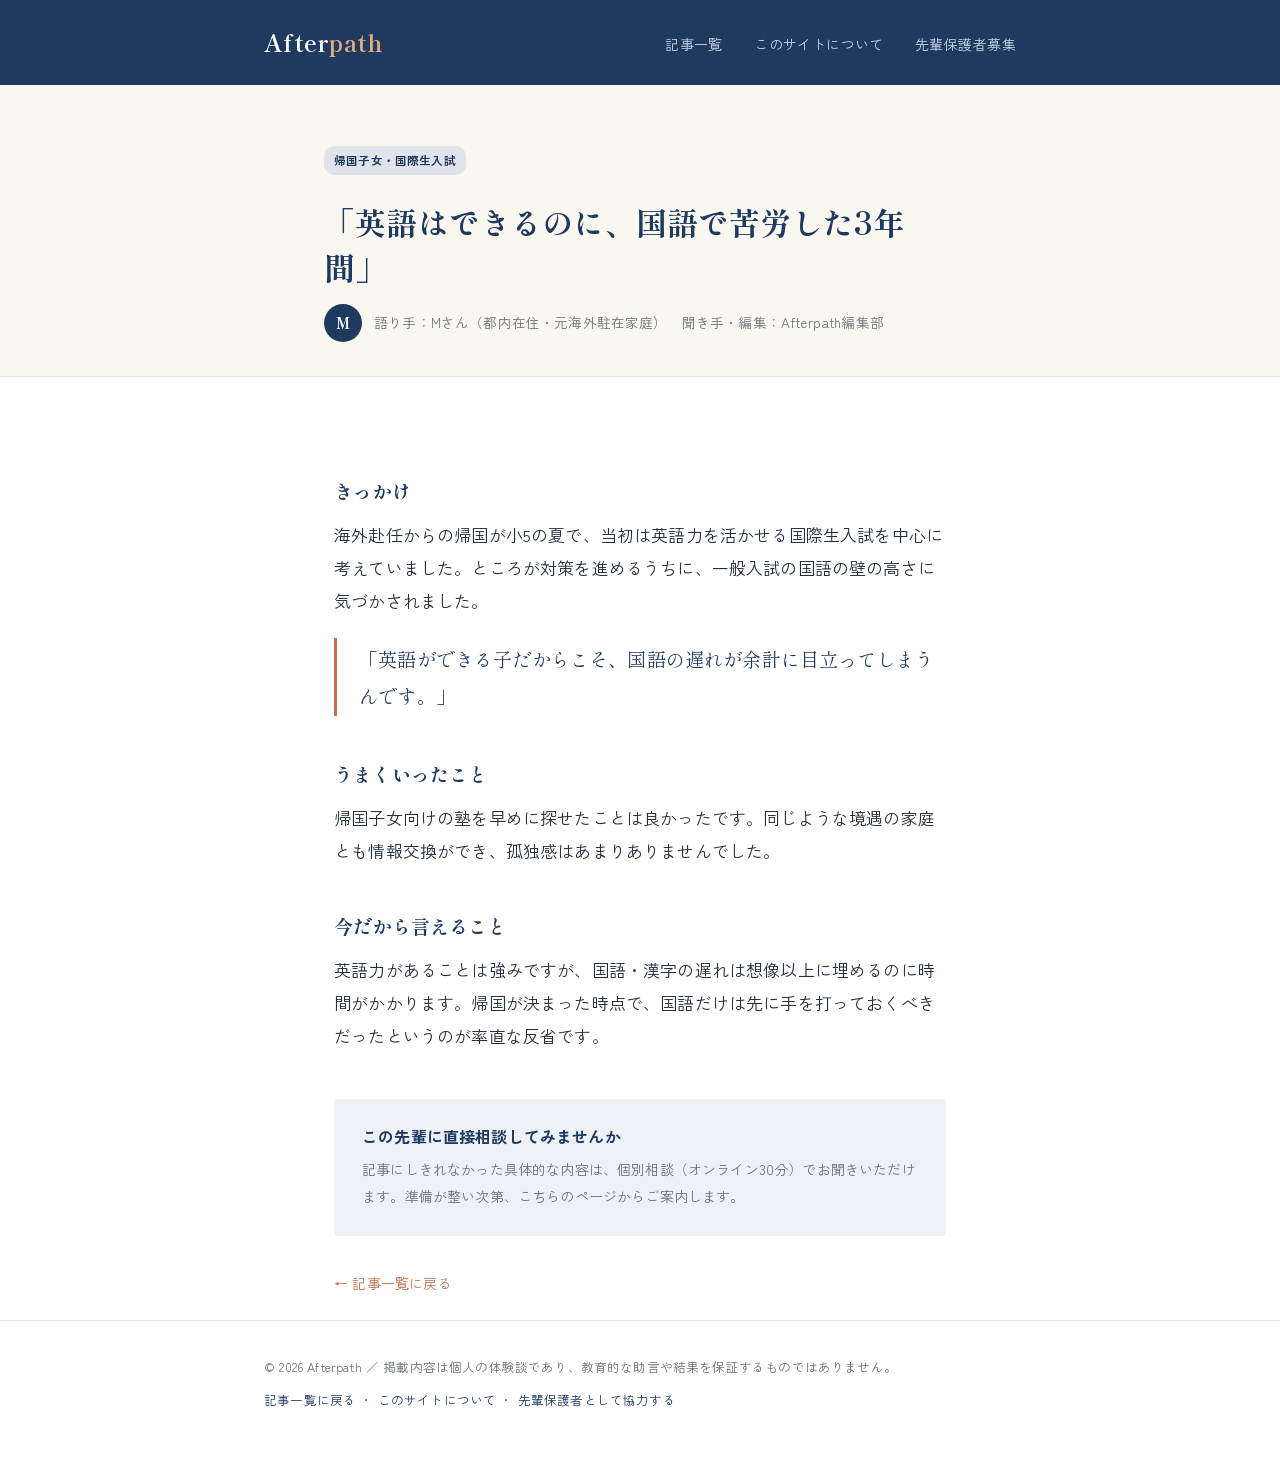
<file: article-05.html>
<!DOCTYPE html>
<html lang="ja">
<head>
<meta charset="UTF-8">
<meta name="viewport" content="width=device-width, initial-scale=1.0">
<title>「英語はできるのに、国語で苦労した3年間」｜Afterpath</title>
<meta name="description" content="帰国子女枠での受験を考えていたはずが、思わぬ壁は「国語」でした。情報が少ない中でどう対策したかを伺いました。">
<link rel="preconnect" href="https://fonts.googleapis.com">
<link href="https://fonts.googleapis.com/css2?family=Shippori+Mincho:wght@600;700&family=Zen+Kaku+Gothic+New:wght@400;500;700&display=swap" rel="stylesheet">
<link rel="stylesheet" href="style.css">
</head>
<body>

<header class="site">
  <div class="wrap">
    <p class="brand">After<span>path</span></p>
    <nav class="site">
      <a href="index.html">記事一覧</a>
      <a href="about.html">このサイトについて</a>
      <a href="join.html">先輩保護者募集</a>
    </nav>
  </div>
</header>

<section class="article-head">
  <div class="wrap narrow">
    <span class="letter-tag" style="--seal: var(--navy)">帰国子女・国際生入試</span>
    <h1>「英語はできるのに、国語で苦労した3年間」</h1>
    <div class="byline">
      <span class="seal" style="--seal: var(--navy)">M</span>
      <span>語り手：Mさん（都内在住・元海外駐在家庭）　聞き手・編集：Afterpath編集部</span>
    </div>
  </div>
</section>

<article class="article-body">
  <div class="wrap narrow">
    <h2>きっかけ</h2>
    <p>海外赴任からの帰国が小5の夏で、当初は英語力を活かせる国際生入試を中心に考えていました。ところが対策を進めるうちに、一般入試の国語の壁の高さに気づかされました。</p>
    <p class="pull">「英語ができる子だからこそ、国語の遅れが余計に目立ってしまうんです。」</p>
    <h2>うまくいったこと</h2>
    <p>帰国子女向けの塾を早めに探せたことは良かったです。同じような境遇の家庭とも情報交換ができ、孤独感はあまりありませんでした。</p>
    <h2>今だから言えること</h2>
    <p>英語力があることは強みですが、国語・漢字の遅れは想像以上に埋めるのに時間がかかります。帰国が決まった時点で、国語だけは先に手を打っておくべきだったというのが率直な反省です。</p>

    <div class="paid-note">
      <h3>この先輩に直接相談してみませんか</h3>
      <p>記事にしきれなかった具体的な内容は、個別相談（オンライン30分）でお聞きいただけます。準備が整い次第、こちらのページからご案内します。</p>
    </div>
    <a class="back-link" href="index.html">← 記事一覧に戻る</a>
  </div>
</article>

<footer class="site">
  <div class="wrap">
    <p>&copy; 2026 Afterpath ／ 掲載内容は個人の体験談であり、教育的な助言や結果を保証するものではありません。</p>
    <p><a href="index.html">記事一覧に戻る</a> ・ <a href="about.html">このサイトについて</a> ・ <a href="join.html">先輩保護者として協力する</a></p>
  </div>
</footer>

</body>
</html>
</file>
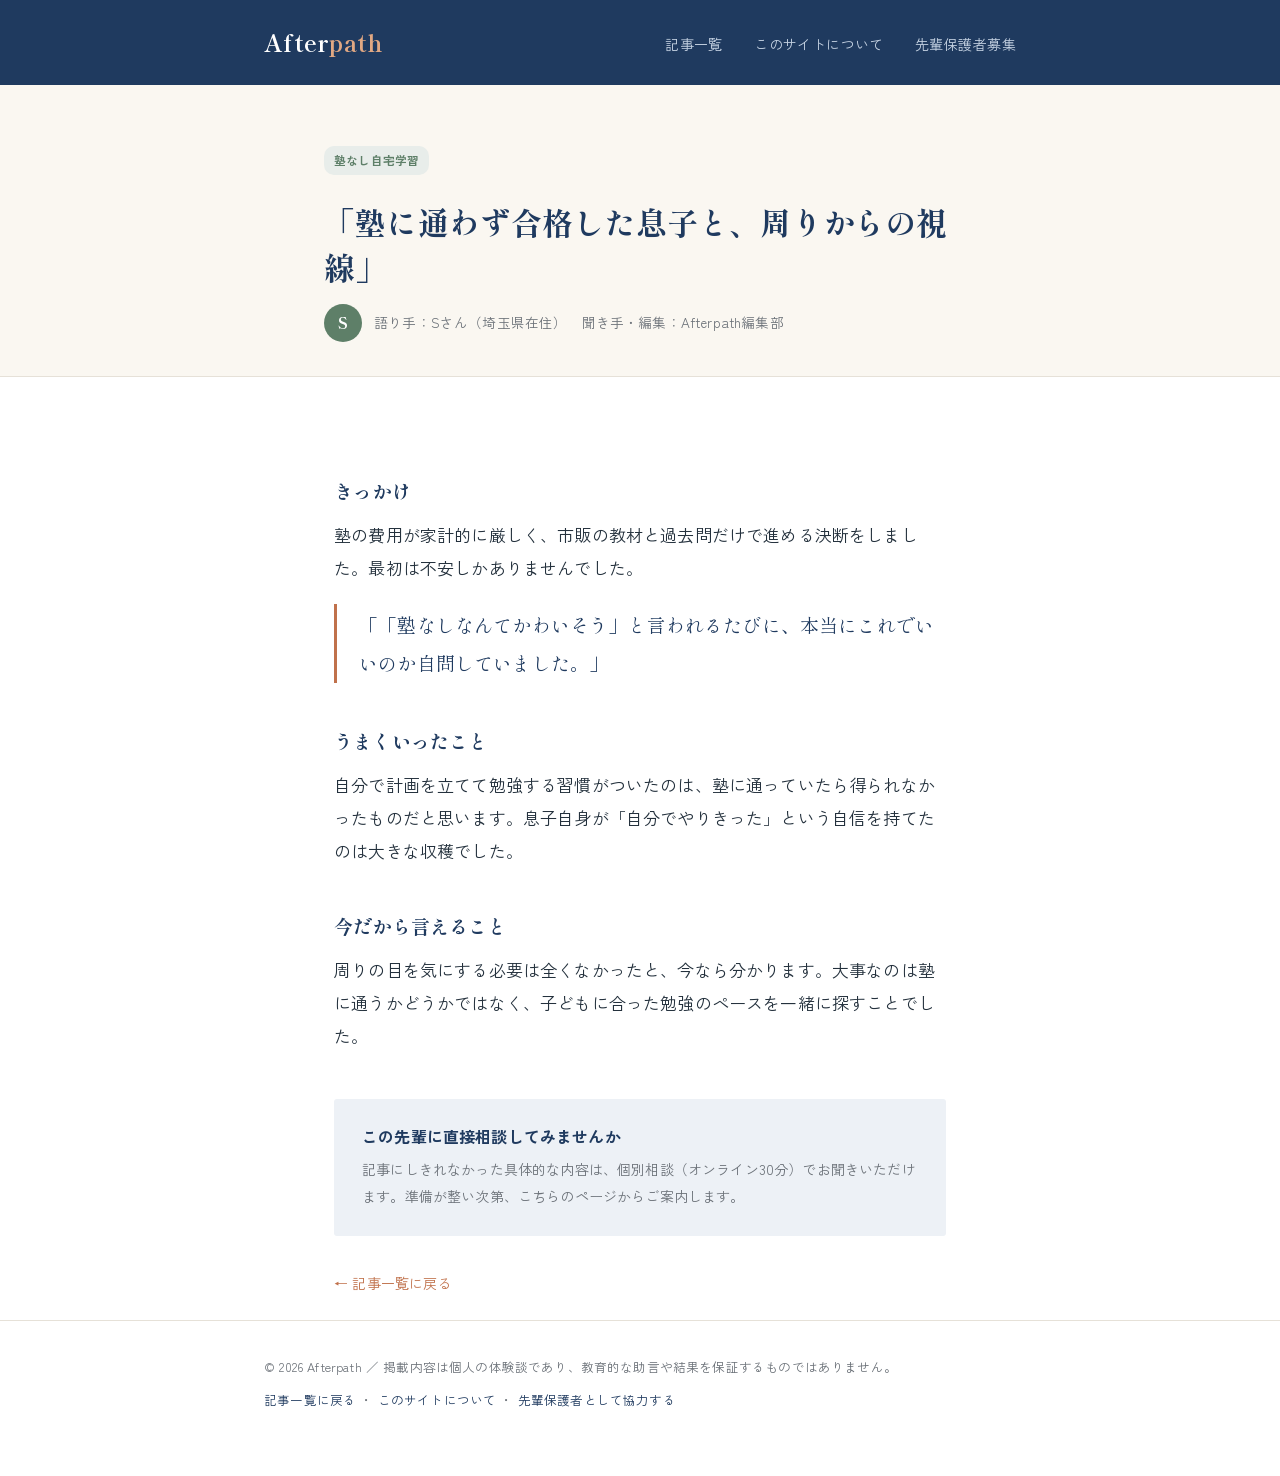
<file: article-06.html>
<!DOCTYPE html>
<html lang="ja">
<head>
<meta charset="UTF-8">
<meta name="viewport" content="width=device-width, initial-scale=1.0">
<title>「塾に通わず合格した息子と、周りからの視線」｜Afterpath</title>
<meta name="description" content="経済的な事情もあり、塾なしでの受験を選択。「なぜ塾に行かせないの」という周囲の反応と向き合った日々を聞きました。">
<link rel="preconnect" href="https://fonts.googleapis.com">
<link href="https://fonts.googleapis.com/css2?family=Shippori+Mincho:wght@600;700&family=Zen+Kaku+Gothic+New:wght@400;500;700&display=swap" rel="stylesheet">
<link rel="stylesheet" href="style.css">
</head>
<body>

<header class="site">
  <div class="wrap">
    <p class="brand">After<span>path</span></p>
    <nav class="site">
      <a href="index.html">記事一覧</a>
      <a href="about.html">このサイトについて</a>
      <a href="join.html">先輩保護者募集</a>
    </nav>
  </div>
</header>

<section class="article-head">
  <div class="wrap narrow">
    <span class="letter-tag" style="--seal: var(--sage)">塾なし自宅学習</span>
    <h1>「塾に通わず合格した息子と、周りからの視線」</h1>
    <div class="byline">
      <span class="seal" style="--seal: var(--sage)">S</span>
      <span>語り手：Sさん（埼玉県在住）　聞き手・編集：Afterpath編集部</span>
    </div>
  </div>
</section>

<article class="article-body">
  <div class="wrap narrow">
    <h2>きっかけ</h2>
    <p>塾の費用が家計的に厳しく、市販の教材と過去問だけで進める決断をしました。最初は不安しかありませんでした。</p>
    <p class="pull">「「塾なしなんてかわいそう」と言われるたびに、本当にこれでいいのか自問していました。」</p>
    <h2>うまくいったこと</h2>
    <p>自分で計画を立てて勉強する習慣がついたのは、塾に通っていたら得られなかったものだと思います。息子自身が「自分でやりきった」という自信を持てたのは大きな収穫でした。</p>
    <h2>今だから言えること</h2>
    <p>周りの目を気にする必要は全くなかったと、今なら分かります。大事なのは塾に通うかどうかではなく、子どもに合った勉強のペースを一緒に探すことでした。</p>

    <div class="paid-note">
      <h3>この先輩に直接相談してみませんか</h3>
      <p>記事にしきれなかった具体的な内容は、個別相談（オンライン30分）でお聞きいただけます。準備が整い次第、こちらのページからご案内します。</p>
    </div>
    <a class="back-link" href="index.html">← 記事一覧に戻る</a>
  </div>
</article>

<footer class="site">
  <div class="wrap">
    <p>&copy; 2026 Afterpath ／ 掲載内容は個人の体験談であり、教育的な助言や結果を保証するものではありません。</p>
    <p><a href="index.html">記事一覧に戻る</a> ・ <a href="about.html">このサイトについて</a> ・ <a href="join.html">先輩保護者として協力する</a></p>
  </div>
</footer>

</body>
</html>
</file>
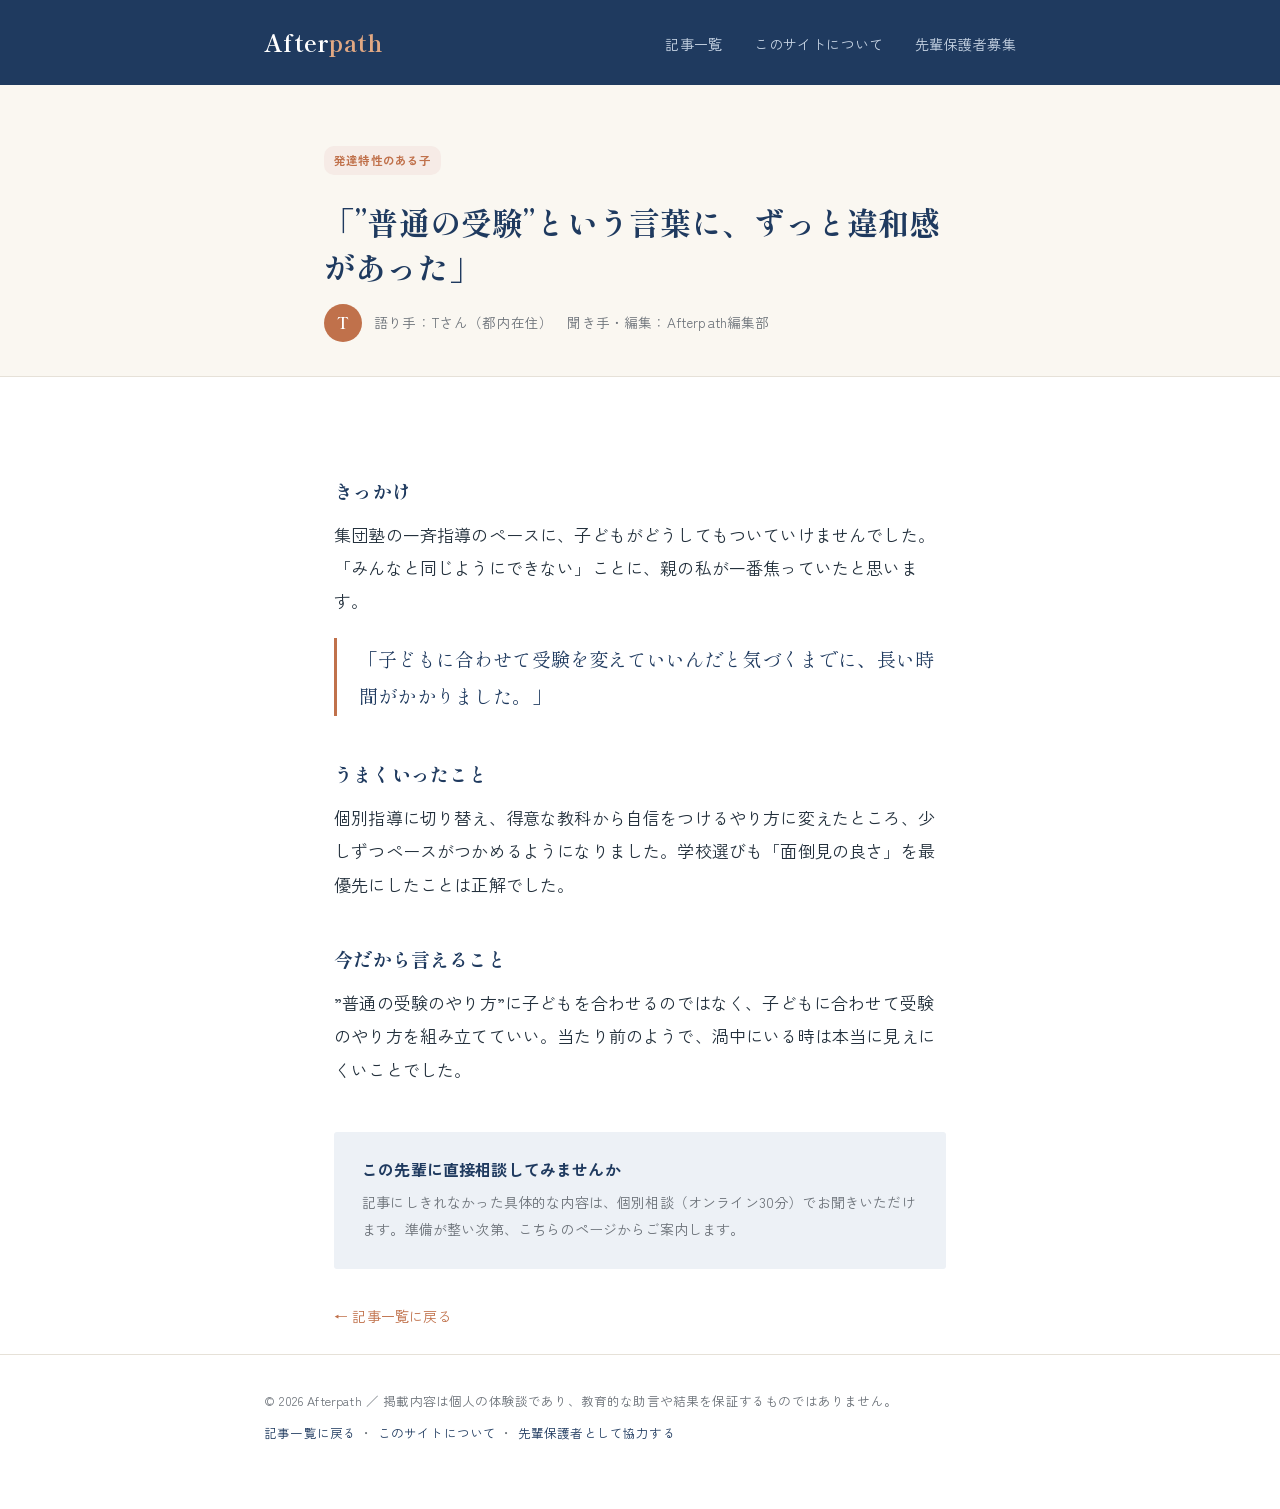
<file: article-07.html>
<!DOCTYPE html>
<html lang="ja">
<head>
<meta charset="UTF-8">
<meta name="viewport" content="width=device-width, initial-scale=1.0">
<title>「”普通の受験”という言葉に、ずっと違和感があった」｜Afterpath</title>
<meta name="description" content="集中の波が大きい子どもの特性と、中学受験の標準的な進め方との間で悩み続けた3年間。試行錯誤の中身を聞きました。">
<link rel="preconnect" href="https://fonts.googleapis.com">
<link href="https://fonts.googleapis.com/css2?family=Shippori+Mincho:wght@600;700&family=Zen+Kaku+Gothic+New:wght@400;500;700&display=swap" rel="stylesheet">
<link rel="stylesheet" href="style.css">
</head>
<body>

<header class="site">
  <div class="wrap">
    <p class="brand">After<span>path</span></p>
    <nav class="site">
      <a href="index.html">記事一覧</a>
      <a href="about.html">このサイトについて</a>
      <a href="join.html">先輩保護者募集</a>
    </nav>
  </div>
</header>

<section class="article-head">
  <div class="wrap narrow">
    <span class="letter-tag" style="--seal: var(--coral)">発達特性のある子</span>
    <h1>「”普通の受験”という言葉に、ずっと違和感があった」</h1>
    <div class="byline">
      <span class="seal" style="--seal: var(--coral)">T</span>
      <span>語り手：Tさん（都内在住）　聞き手・編集：Afterpath編集部</span>
    </div>
  </div>
</section>

<article class="article-body">
  <div class="wrap narrow">
    <h2>きっかけ</h2>
    <p>集団塾の一斉指導のペースに、子どもがどうしてもついていけませんでした。「みんなと同じようにできない」ことに、親の私が一番焦っていたと思います。</p>
    <p class="pull">「子どもに合わせて受験を変えていいんだと気づくまでに、長い時間がかかりました。」</p>
    <h2>うまくいったこと</h2>
    <p>個別指導に切り替え、得意な教科から自信をつけるやり方に変えたところ、少しずつペースがつかめるようになりました。学校選びも「面倒見の良さ」を最優先にしたことは正解でした。</p>
    <h2>今だから言えること</h2>
    <p>”普通の受験のやり方”に子どもを合わせるのではなく、子どもに合わせて受験のやり方を組み立てていい。当たり前のようで、渦中にいる時は本当に見えにくいことでした。</p>

    <div class="paid-note">
      <h3>この先輩に直接相談してみませんか</h3>
      <p>記事にしきれなかった具体的な内容は、個別相談（オンライン30分）でお聞きいただけます。準備が整い次第、こちらのページからご案内します。</p>
    </div>
    <a class="back-link" href="index.html">← 記事一覧に戻る</a>
  </div>
</article>

<footer class="site">
  <div class="wrap">
    <p>&copy; 2026 Afterpath ／ 掲載内容は個人の体験談であり、教育的な助言や結果を保証するものではありません。</p>
    <p><a href="index.html">記事一覧に戻る</a> ・ <a href="about.html">このサイトについて</a> ・ <a href="join.html">先輩保護者として協力する</a></p>
  </div>
</footer>

</body>
</html>
</file>
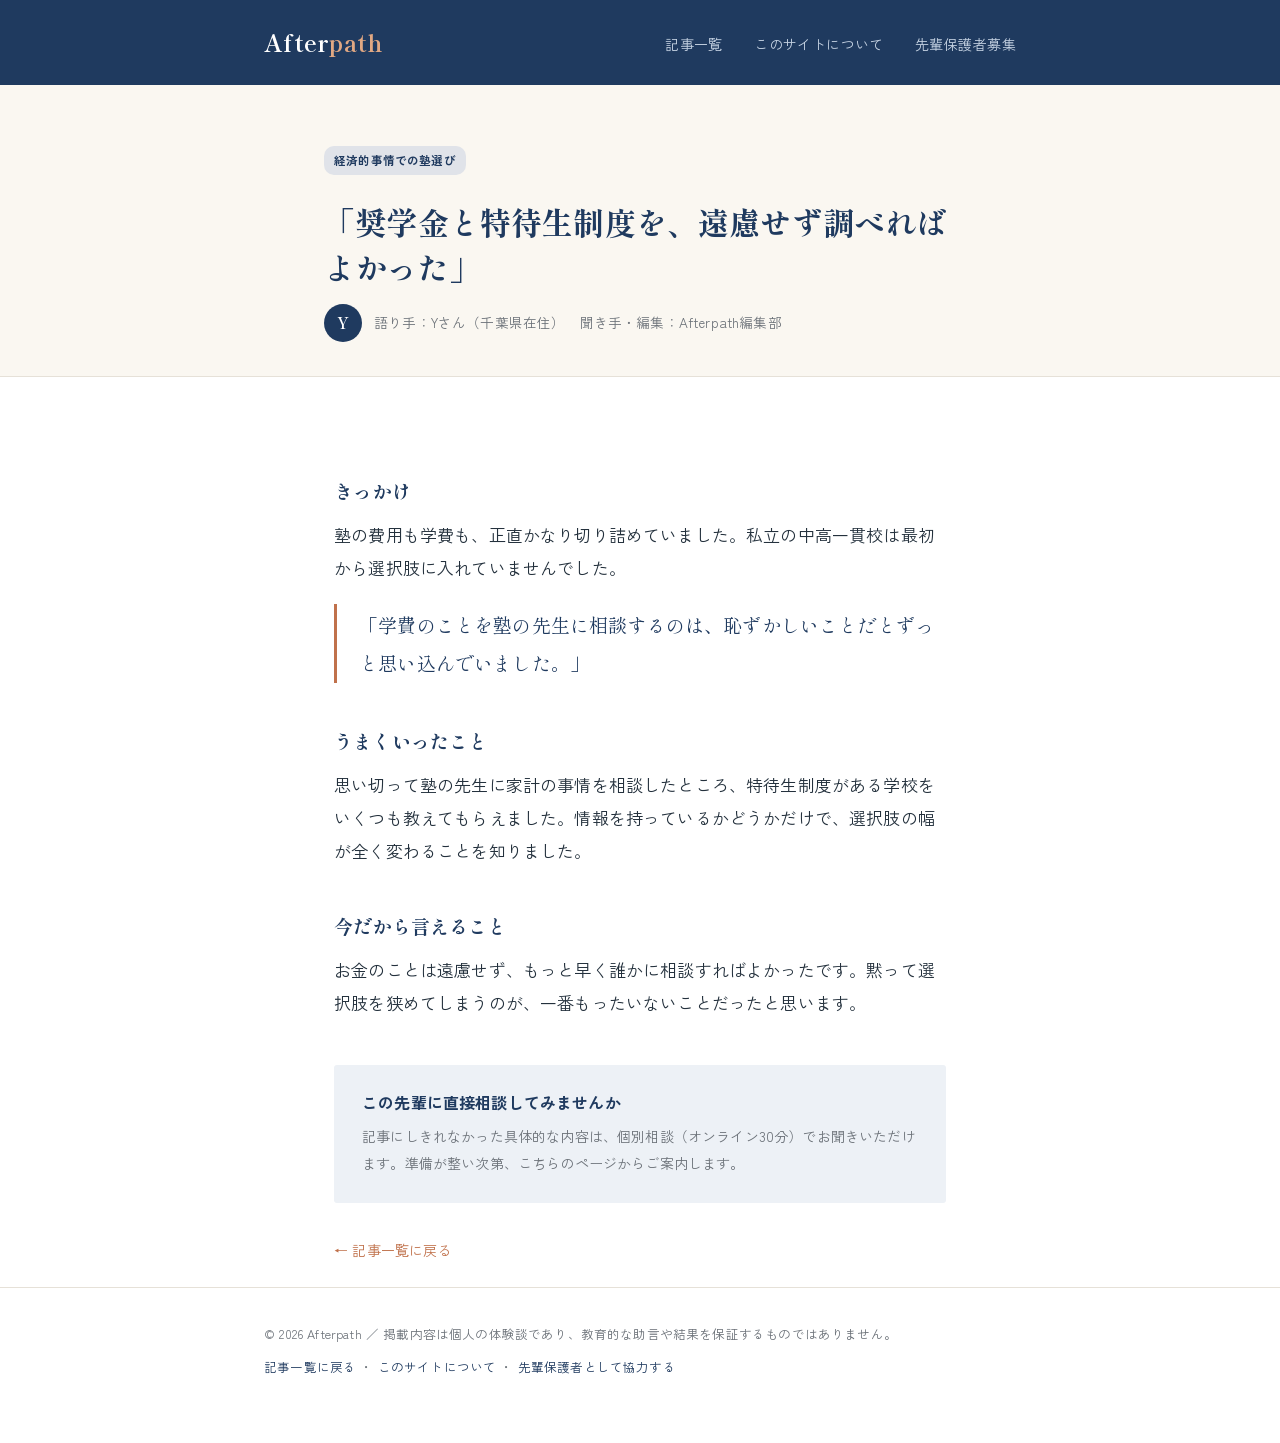
<file: article-08.html>
<!DOCTYPE html>
<html lang="ja">
<head>
<meta charset="UTF-8">
<meta name="viewport" content="width=device-width, initial-scale=1.0">
<title>「奨学金と特待生制度を、遠慮せず調べればよかった」｜Afterpath</title>
<meta name="description" content="家計を理由に志望校の選択肢を狭めていたところ、特待生制度の存在を知って状況が変わったという体験談です。">
<link rel="preconnect" href="https://fonts.googleapis.com">
<link href="https://fonts.googleapis.com/css2?family=Shippori+Mincho:wght@600;700&family=Zen+Kaku+Gothic+New:wght@400;500;700&display=swap" rel="stylesheet">
<link rel="stylesheet" href="style.css">
</head>
<body>

<header class="site">
  <div class="wrap">
    <p class="brand">After<span>path</span></p>
    <nav class="site">
      <a href="index.html">記事一覧</a>
      <a href="about.html">このサイトについて</a>
      <a href="join.html">先輩保護者募集</a>
    </nav>
  </div>
</header>

<section class="article-head">
  <div class="wrap narrow">
    <span class="letter-tag" style="--seal: var(--navy)">経済的事情での塾選び</span>
    <h1>「奨学金と特待生制度を、遠慮せず調べればよかった」</h1>
    <div class="byline">
      <span class="seal" style="--seal: var(--navy)">Y</span>
      <span>語り手：Yさん（千葉県在住）　聞き手・編集：Afterpath編集部</span>
    </div>
  </div>
</section>

<article class="article-body">
  <div class="wrap narrow">
    <h2>きっかけ</h2>
    <p>塾の費用も学費も、正直かなり切り詰めていました。私立の中高一貫校は最初から選択肢に入れていませんでした。</p>
    <p class="pull">「学費のことを塾の先生に相談するのは、恥ずかしいことだとずっと思い込んでいました。」</p>
    <h2>うまくいったこと</h2>
    <p>思い切って塾の先生に家計の事情を相談したところ、特待生制度がある学校をいくつも教えてもらえました。情報を持っているかどうかだけで、選択肢の幅が全く変わることを知りました。</p>
    <h2>今だから言えること</h2>
    <p>お金のことは遠慮せず、もっと早く誰かに相談すればよかったです。黙って選択肢を狭めてしまうのが、一番もったいないことだったと思います。</p>

    <div class="paid-note">
      <h3>この先輩に直接相談してみませんか</h3>
      <p>記事にしきれなかった具体的な内容は、個別相談（オンライン30分）でお聞きいただけます。準備が整い次第、こちらのページからご案内します。</p>
    </div>
    <a class="back-link" href="index.html">← 記事一覧に戻る</a>
  </div>
</article>

<footer class="site">
  <div class="wrap">
    <p>&copy; 2026 Afterpath ／ 掲載内容は個人の体験談であり、教育的な助言や結果を保証するものではありません。</p>
    <p><a href="index.html">記事一覧に戻る</a> ・ <a href="about.html">このサイトについて</a> ・ <a href="join.html">先輩保護者として協力する</a></p>
  </div>
</footer>

</body>
</html>
</file>
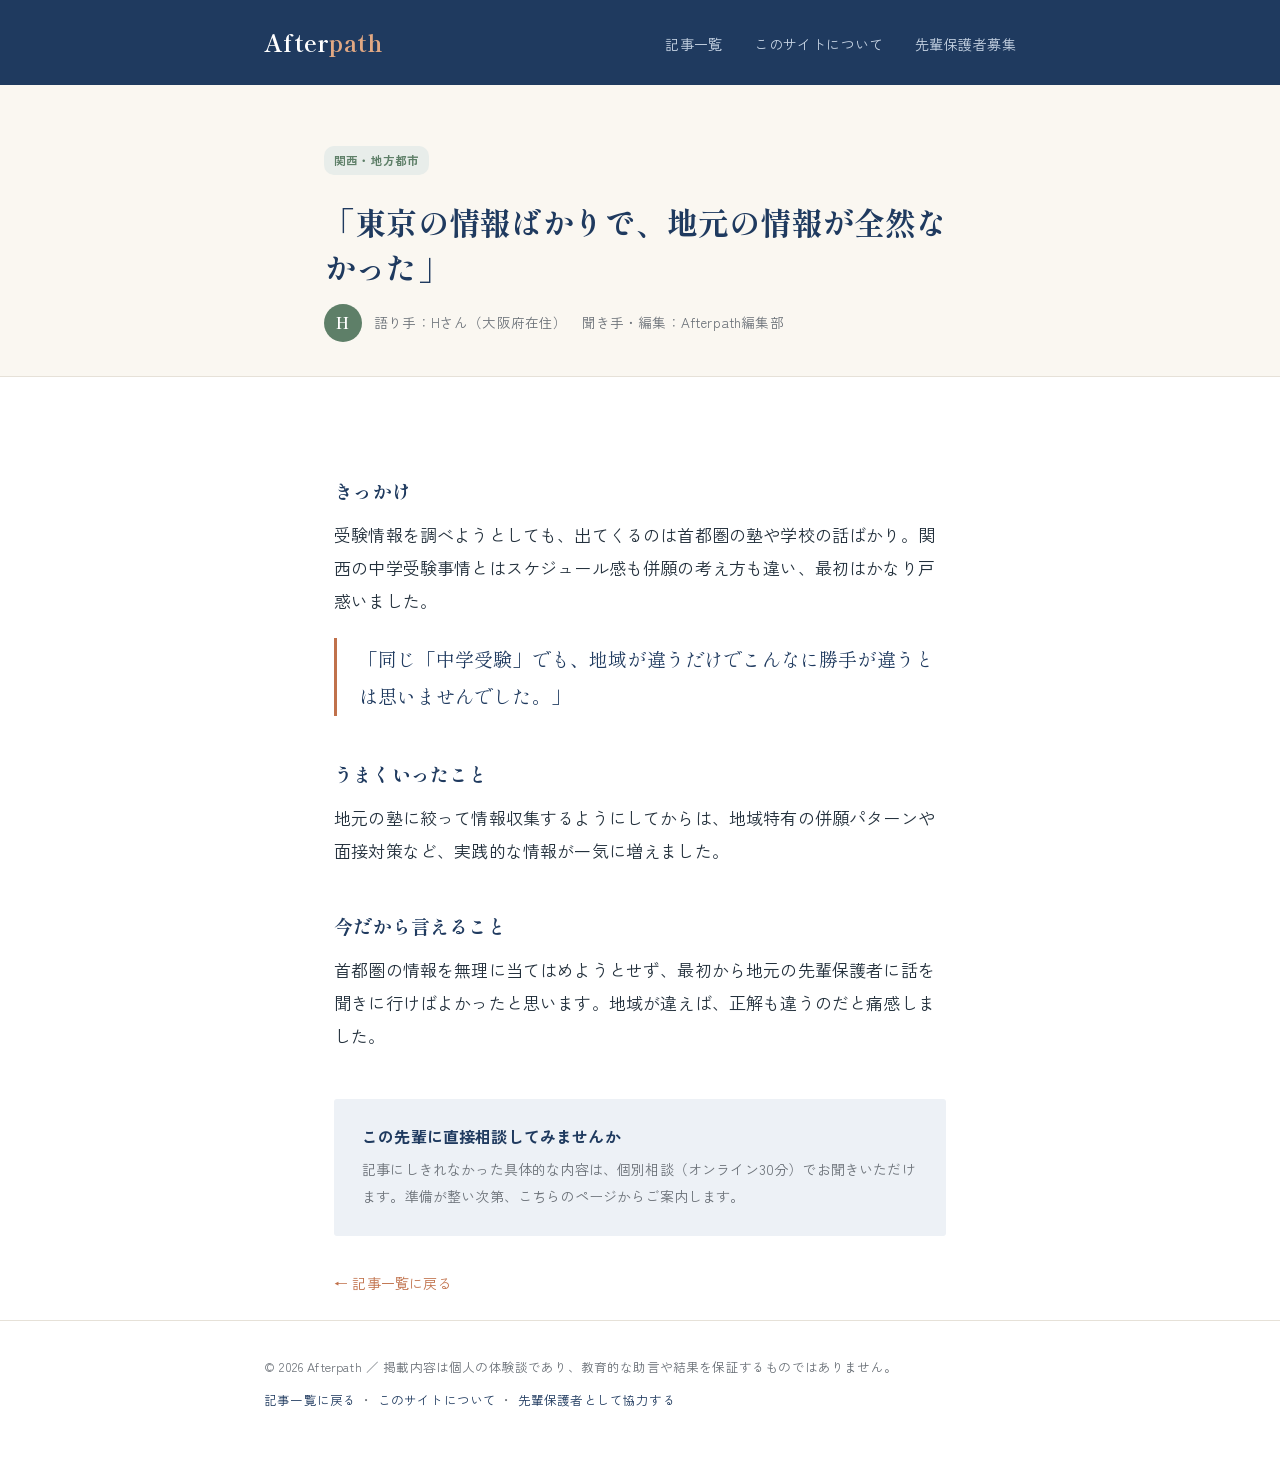
<file: article-09.html>
<!DOCTYPE html>
<html lang="ja">
<head>
<meta charset="UTF-8">
<meta name="viewport" content="width=device-width, initial-scale=1.0">
<title>「東京の情報ばかりで、地元の情報が全然なかった」｜Afterpath</title>
<meta name="description" content="中学受験の情報のほとんどが首都圏基準。関西エリアならではの事情とどう向き合ったかを聞きました。">
<link rel="preconnect" href="https://fonts.googleapis.com">
<link href="https://fonts.googleapis.com/css2?family=Shippori+Mincho:wght@600;700&family=Zen+Kaku+Gothic+New:wght@400;500;700&display=swap" rel="stylesheet">
<link rel="stylesheet" href="style.css">
</head>
<body>

<header class="site">
  <div class="wrap">
    <p class="brand">After<span>path</span></p>
    <nav class="site">
      <a href="index.html">記事一覧</a>
      <a href="about.html">このサイトについて</a>
      <a href="join.html">先輩保護者募集</a>
    </nav>
  </div>
</header>

<section class="article-head">
  <div class="wrap narrow">
    <span class="letter-tag" style="--seal: var(--sage)">関西・地方都市</span>
    <h1>「東京の情報ばかりで、地元の情報が全然なかった」</h1>
    <div class="byline">
      <span class="seal" style="--seal: var(--sage)">H</span>
      <span>語り手：Hさん（大阪府在住）　聞き手・編集：Afterpath編集部</span>
    </div>
  </div>
</section>

<article class="article-body">
  <div class="wrap narrow">
    <h2>きっかけ</h2>
    <p>受験情報を調べようとしても、出てくるのは首都圏の塾や学校の話ばかり。関西の中学受験事情とはスケジュール感も併願の考え方も違い、最初はかなり戸惑いました。</p>
    <p class="pull">「同じ「中学受験」でも、地域が違うだけでこんなに勝手が違うとは思いませんでした。」</p>
    <h2>うまくいったこと</h2>
    <p>地元の塾に絞って情報収集するようにしてからは、地域特有の併願パターンや面接対策など、実践的な情報が一気に増えました。</p>
    <h2>今だから言えること</h2>
    <p>首都圏の情報を無理に当てはめようとせず、最初から地元の先輩保護者に話を聞きに行けばよかったと思います。地域が違えば、正解も違うのだと痛感しました。</p>

    <div class="paid-note">
      <h3>この先輩に直接相談してみませんか</h3>
      <p>記事にしきれなかった具体的な内容は、個別相談（オンライン30分）でお聞きいただけます。準備が整い次第、こちらのページからご案内します。</p>
    </div>
    <a class="back-link" href="index.html">← 記事一覧に戻る</a>
  </div>
</article>

<footer class="site">
  <div class="wrap">
    <p>&copy; 2026 Afterpath ／ 掲載内容は個人の体験談であり、教育的な助言や結果を保証するものではありません。</p>
    <p><a href="index.html">記事一覧に戻る</a> ・ <a href="about.html">このサイトについて</a> ・ <a href="join.html">先輩保護者として協力する</a></p>
  </div>
</footer>

</body>
</html>
</file>
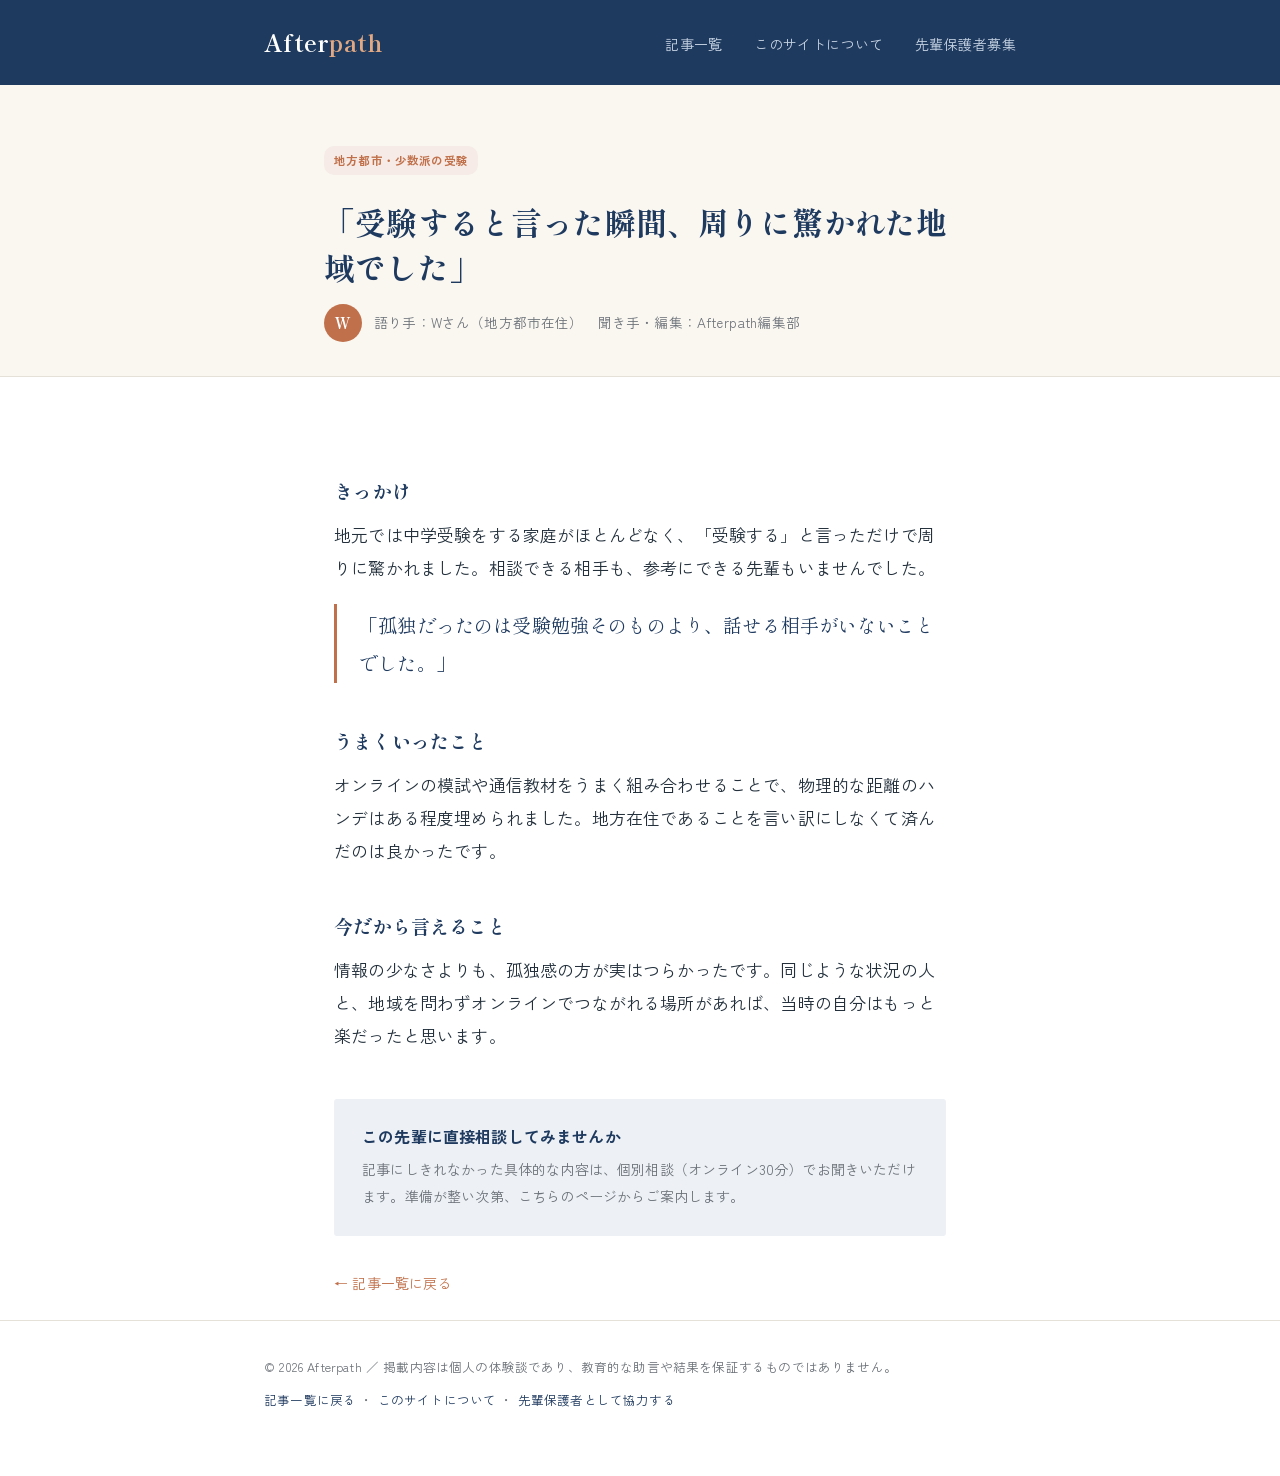
<file: article-10.html>
<!DOCTYPE html>
<html lang="ja">
<head>
<meta charset="UTF-8">
<meta name="viewport" content="width=device-width, initial-scale=1.0">
<title>「受験すると言った瞬間、周りに驚かれた地域でした」｜Afterpath</title>
<meta name="description" content="中学受験自体が珍しい地域で、情報も仲間も少ない中どう乗り越えたか。孤独感との付き合い方を聞きました。">
<link rel="preconnect" href="https://fonts.googleapis.com">
<link href="https://fonts.googleapis.com/css2?family=Shippori+Mincho:wght@600;700&family=Zen+Kaku+Gothic+New:wght@400;500;700&display=swap" rel="stylesheet">
<link rel="stylesheet" href="style.css">
</head>
<body>

<header class="site">
  <div class="wrap">
    <p class="brand">After<span>path</span></p>
    <nav class="site">
      <a href="index.html">記事一覧</a>
      <a href="about.html">このサイトについて</a>
      <a href="join.html">先輩保護者募集</a>
    </nav>
  </div>
</header>

<section class="article-head">
  <div class="wrap narrow">
    <span class="letter-tag" style="--seal: var(--coral)">地方都市・少数派の受験</span>
    <h1>「受験すると言った瞬間、周りに驚かれた地域でした」</h1>
    <div class="byline">
      <span class="seal" style="--seal: var(--coral)">W</span>
      <span>語り手：Wさん（地方都市在住）　聞き手・編集：Afterpath編集部</span>
    </div>
  </div>
</section>

<article class="article-body">
  <div class="wrap narrow">
    <h2>きっかけ</h2>
    <p>地元では中学受験をする家庭がほとんどなく、「受験する」と言っただけで周りに驚かれました。相談できる相手も、参考にできる先輩もいませんでした。</p>
    <p class="pull">「孤独だったのは受験勉強そのものより、話せる相手がいないことでした。」</p>
    <h2>うまくいったこと</h2>
    <p>オンラインの模試や通信教材をうまく組み合わせることで、物理的な距離のハンデはある程度埋められました。地方在住であることを言い訳にしなくて済んだのは良かったです。</p>
    <h2>今だから言えること</h2>
    <p>情報の少なさよりも、孤独感の方が実はつらかったです。同じような状況の人と、地域を問わずオンラインでつながれる場所があれば、当時の自分はもっと楽だったと思います。</p>

    <div class="paid-note">
      <h3>この先輩に直接相談してみませんか</h3>
      <p>記事にしきれなかった具体的な内容は、個別相談（オンライン30分）でお聞きいただけます。準備が整い次第、こちらのページからご案内します。</p>
    </div>
    <a class="back-link" href="index.html">← 記事一覧に戻る</a>
  </div>
</article>

<footer class="site">
  <div class="wrap">
    <p>&copy; 2026 Afterpath ／ 掲載内容は個人の体験談であり、教育的な助言や結果を保証するものではありません。</p>
    <p><a href="index.html">記事一覧に戻る</a> ・ <a href="about.html">このサイトについて</a> ・ <a href="join.html">先輩保護者として協力する</a></p>
  </div>
</footer>

</body>
</html>
</file>
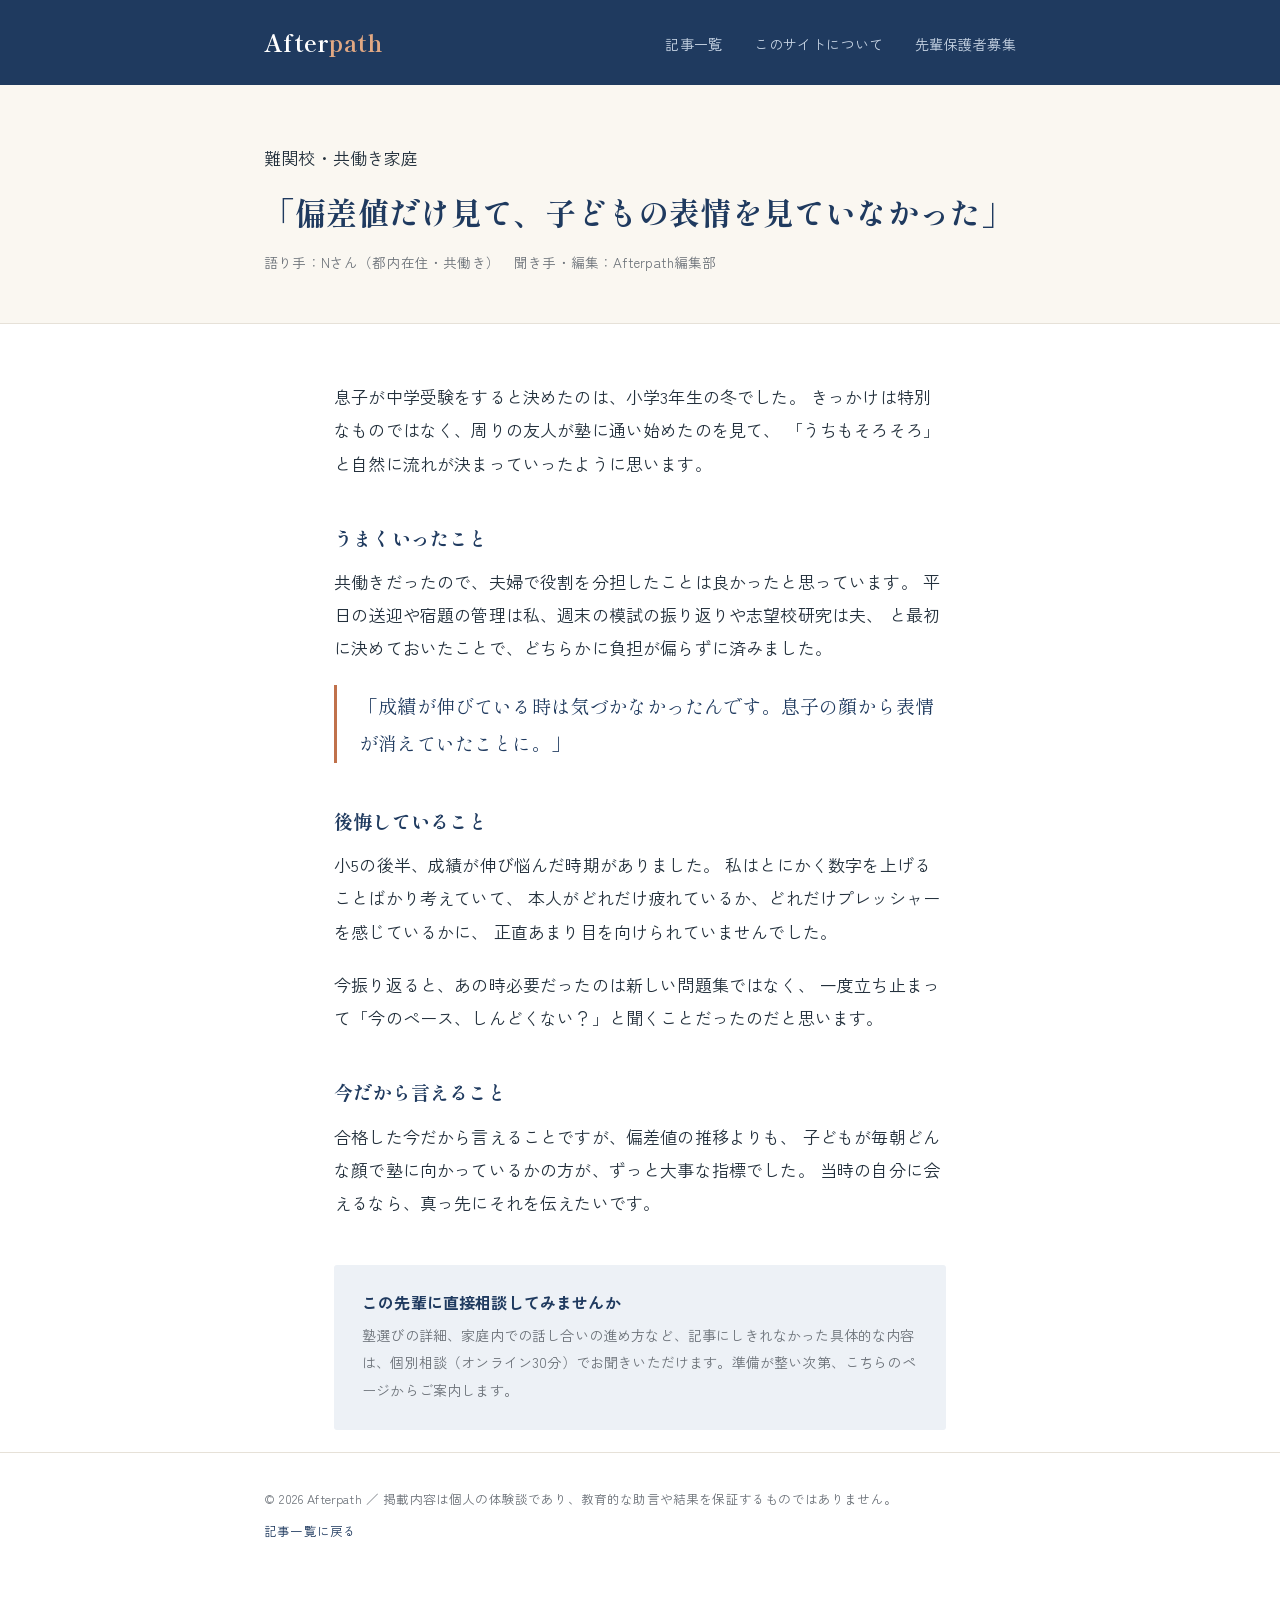
<file: article-sample.html>
<!DOCTYPE html>
<html lang="ja">
<head>
<meta charset="UTF-8">
<meta name="viewport" content="width=device-width, initial-scale=1.0">
<title>「偏差値だけ見て、子どもの表情を見ていなかった」｜Afterpath</title>
<link rel="preconnect" href="https://fonts.googleapis.com">
<link href="https://fonts.googleapis.com/css2?family=Shippori+Mincho:wght@600;700&family=Zen+Kaku+Gothic+New:wght@400;500;700&display=swap" rel="stylesheet">
<link rel="stylesheet" href="style.css">
</head>
<body>

<header class="site">
  <div class="wrap">
    <p class="brand">After<span>path</span></p>
    <nav class="site">
      <a href="index.html">記事一覧</a>
      <a href="about.html">このサイトについて</a>
      <a href="join.html">先輩保護者募集</a>
    </nav>
  </div>
</header>

<section class="article-head">
  <div class="wrap">
    <span class="tag">難関校・共働き家庭</span>
    <h1>「偏差値だけ見て、子どもの表情を見ていなかった」</h1>
    <p class="byline">語り手：Nさん（都内在住・共働き）　聞き手・編集：Afterpath編集部</p>
  </div>
</section>

<article class="article-body">
  <div class="wrap">

    <p>
      息子が中学受験をすると決めたのは、小学3年生の冬でした。
      きっかけは特別なものではなく、周りの友人が塾に通い始めたのを見て、
      「うちもそろそろ」と自然に流れが決まっていったように思います。
    </p>

    <h2>うまくいったこと</h2>
    <p>
      共働きだったので、夫婦で役割を分担したことは良かったと思っています。
      平日の送迎や宿題の管理は私、週末の模試の振り返りや志望校研究は夫、
      と最初に決めておいたことで、どちらかに負担が偏らずに済みました。
    </p>

    <p class="pull">
      「成績が伸びている時は気づかなかったんです。息子の顔から表情が消えていたことに。」
    </p>

    <h2>後悔していること</h2>
    <p>
      小5の後半、成績が伸び悩んだ時期がありました。
      私はとにかく数字を上げることばかり考えていて、
      本人がどれだけ疲れているか、どれだけプレッシャーを感じているかに、
      正直あまり目を向けられていませんでした。
    </p>
    <p>
      今振り返ると、あの時必要だったのは新しい問題集ではなく、
      一度立ち止まって「今のペース、しんどくない？」と聞くことだったのだと思います。
    </p>

    <h2>今だから言えること</h2>
    <p>
      合格した今だから言えることですが、偏差値の推移よりも、
      子どもが毎朝どんな顔で塾に向かっているかの方が、ずっと大事な指標でした。
      当時の自分に会えるなら、真っ先にそれを伝えたいです。
    </p>

    <div class="paid-note">
      <h3>この先輩に直接相談してみませんか</h3>
      <p>塾選びの詳細、家庭内での話し合いの進め方など、記事にしきれなかった具体的な内容は、個別相談（オンライン30分）でお聞きいただけます。準備が整い次第、こちらのページからご案内します。</p>
    </div>

  </div>
</article>

<footer class="site">
  <div class="wrap">
    <p>&copy; 2026 Afterpath ／ 掲載内容は個人の体験談であり、教育的な助言や結果を保証するものではありません。</p>
    <p><a href="index.html">記事一覧に戻る</a></p>
  </div>
</footer>

</body>
</html>
</file>
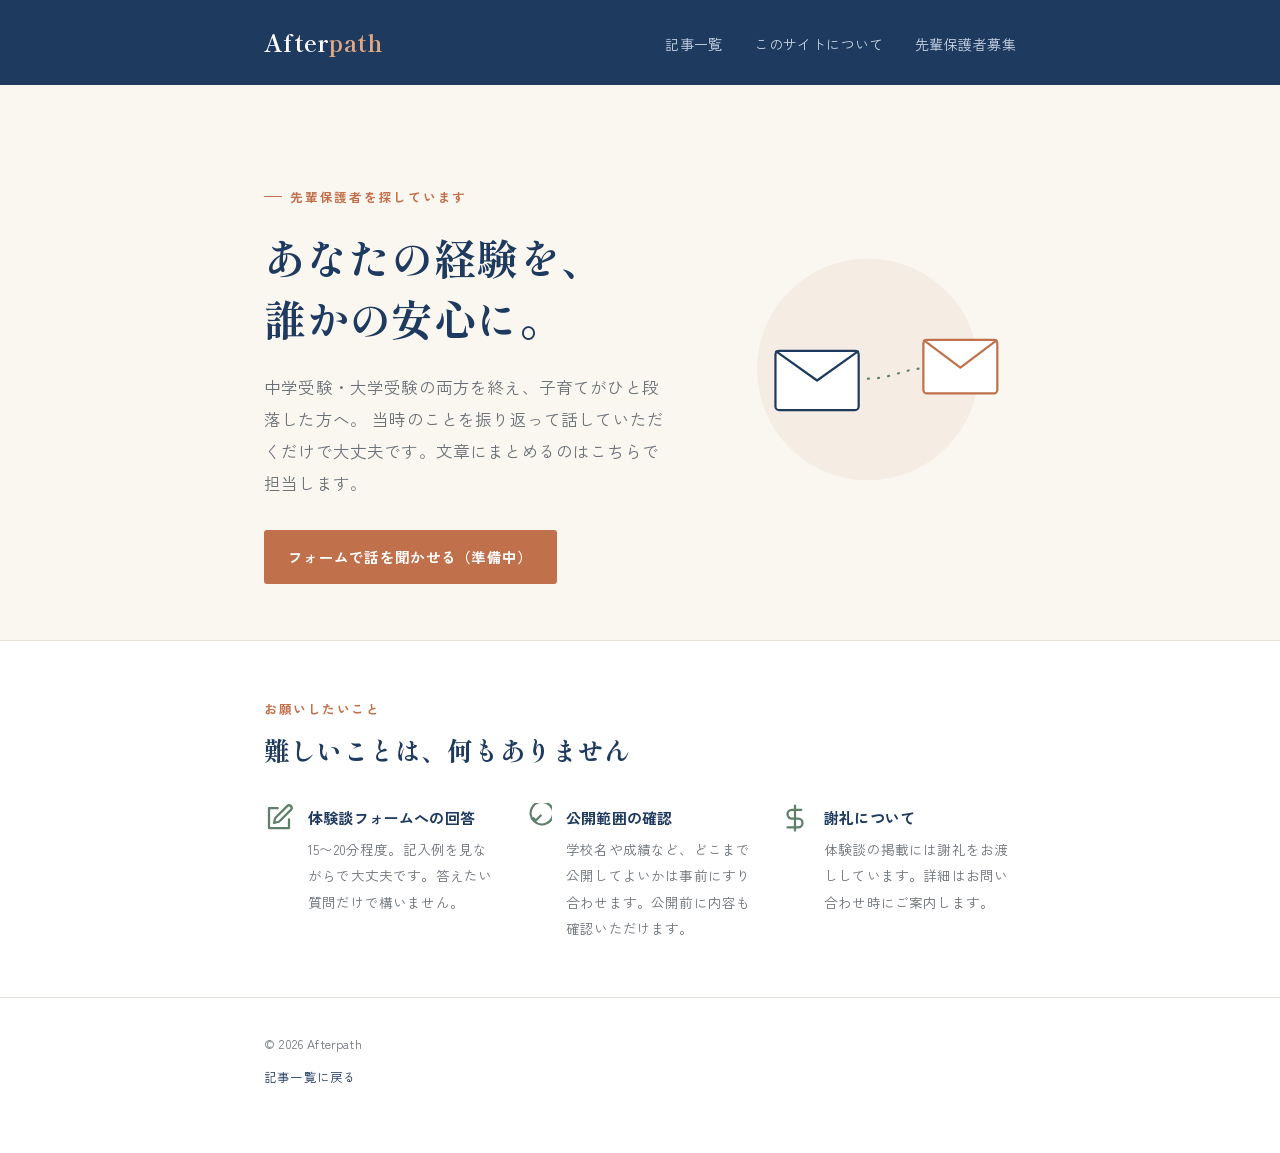
<file: join.html>
<!DOCTYPE html>
<html lang="ja">
<head>
<meta charset="UTF-8">
<meta name="viewport" content="width=device-width, initial-scale=1.0">
<title>先輩保護者募集｜Afterpath</title>
<meta name="description" content="中学受験・大学受験の両方を終え、子育てが一段落した先輩保護者を募集しています。">
<link rel="preconnect" href="https://fonts.googleapis.com">
<link href="https://fonts.googleapis.com/css2?family=Shippori+Mincho:wght@600;700&family=Zen+Kaku+Gothic+New:wght@400;500;700&display=swap" rel="stylesheet">
<link rel="stylesheet" href="style.css">
</head>
<body>

<header class="site">
  <div class="wrap">
    <p class="brand">After<span>path</span></p>
    <nav class="site">
      <a href="index.html">記事一覧</a>
      <a href="about.html">このサイトについて</a>
      <a href="join.html">先輩保護者募集</a>
    </nav>
  </div>
</header>

<section class="hero">
  <div class="wrap">
    <div>
      <span class="eyebrow">先輩保護者を探しています</span>
      <h1>あなたの経験を、<br>誰かの安心に。</h1>
      <p class="lead">
        中学受験・大学受験の両方を終え、子育てがひと段落した方へ。
        当時のことを振り返って話していただくだけで大丈夫です。文章にまとめるのはこちらで担当します。
      </p>
      <div class="btn-row">
        <a class="btn" href="mailto:info@example.com">フォームで話を聞かせる（準備中）</a>
      </div>
    </div>
    <div class="hero-art">
      <svg viewBox="0 0 320 300" role="img" aria-label="手紙を渡すイラスト">
        <circle cx="160" cy="140" r="120" fill="var(--coral-tint)" opacity="0.55"/>
        <rect x="60" y="120" width="90" height="64" rx="4" fill="var(--paper)" stroke="var(--navy)" stroke-width="2.4"/>
        <path d="M60,120 L105,152 L150,120" fill="none" stroke="var(--navy)" stroke-width="2.4" stroke-linejoin="round"/>
        <path d="M160,150 C190,150 205,135 230,140" fill="none" stroke="var(--sage)" stroke-width="2.4" stroke-linecap="round" stroke-dasharray="1 10"/>
        <rect x="220" y="108" width="80" height="58" rx="4" fill="var(--paper)" stroke="var(--coral)" stroke-width="2.4"/>
        <path d="M220,108 L260,138 L300,108" fill="none" stroke="var(--coral)" stroke-width="2.4" stroke-linejoin="round"/>
      </svg>
    </div>
  </div>
</section>

<section class="section">
  <div class="wrap">
    <div class="section-head">
      <p class="section-label">お願いしたいこと</p>
      <h2 class="section-title-lg">難しいことは、何もありません</h2>
    </div>
    <div class="trust-strip">
      <div class="trust-item">
        <svg viewBox="0 0 24 24" fill="none" stroke="currentColor" stroke-width="1.8" stroke-linecap="round" stroke-linejoin="round"><path d="M11 4H4v16h16v-7M18.5 2.5a2.12 2.12 0 013 3L12 15l-4 1 1-4z"/></svg>
        <div><h4>体験談フォームへの回答</h4><p>15〜20分程度。記入例を見ながらで大丈夫です。答えたい質問だけで構いません。</p></div>
      </div>
      <div class="trust-item">
        <svg viewBox="0 0 24 24" fill="none" stroke="currentColor" stroke-width="1.8" stroke-linecap="round" stroke-linejoin="round"><path d="M9 12l2 2 4-4M7.8 4.2A9 9 0 1119.8 16.2 9 9 0 017.8 4.2z"/></svg>
        <div><h4>公開範囲の確認</h4><p>学校名や成績など、どこまで公開してよいかは事前にすり合わせます。公開前に内容も確認いただけます。</p></div>
      </div>
      <div class="trust-item">
        <svg viewBox="0 0 24 24" fill="none" stroke="currentColor" stroke-width="1.8" stroke-linecap="round" stroke-linejoin="round"><path d="M12 2v20M17 5.5H9.5a3.5 3.5 0 000 7h5a3.5 3.5 0 010 7H6"/></svg>
        <div><h4>謝礼について</h4><p>体験談の掲載には謝礼をお渡ししています。詳細はお問い合わせ時にご案内します。</p></div>
      </div>
    </div>
  </div>
</section>

<footer class="site">
  <div class="wrap">
    <p>&copy; 2026 Afterpath</p>
    <p><a href="index.html">記事一覧に戻る</a></p>
  </div>
</footer>

</body>
</html>
</file>
<file: style.css>
/* ============================================================
   Afterpath — design tokens
   Signature: the "letter" motif. Every story is treated as a
   sealed letter passed from a senpai parent to a kouhai parent —
   torn-edge cards, a wax-seal initial badge instead of a photo,
   and a hero built from an illustrated envelope + reading light.
   ============================================================ */

:root {
  --navy: #1F3A5F;
  --navy-deep: #142A45;
  --navy-tint: #EDF1F6;
  --coral: #C0714B;
  --coral-deep: #A85F3D;
  --coral-tint: #F3E4DA;
  --sage: #5E7F68;
  --sage-tint: #E7EEE7;
  --paper: #FFFFFF;
  --paper-warm: #FAF7F1;
  --ink: #24313D;
  --muted: #6B7178;
  --line: #E6E1D8;

  --space-1: 8px;
  --space-2: 14px;
  --space-3: 22px;
  --space-4: 34px;
  --space-5: 56px;
  --space-6: 88px;

  --radius: 3px;
}

* { box-sizing: border-box; }
html { scroll-behavior: smooth; }

@media (prefers-reduced-motion: reduce) {
  html { scroll-behavior: auto; }
  * { animation-duration: 0.001ms !important; transition-duration: 0.001ms !important; }
}

body {
  margin: 0;
  background: var(--paper);
  color: var(--ink);
  font-family: "Zen Kaku Gothic New", "Hiragino Sans", sans-serif;
  font-size: 17px;
  line-height: 1.95;
  -webkit-font-smoothing: antialiased;
  letter-spacing: 0.01em;
}

h1, h2, h3, .brand, .quote-mark {
  font-family: "Shippori Mincho", serif;
  color: var(--navy);
  font-weight: 700;
  line-height: 1.45;
}

a { color: var(--coral); text-decoration: none; }
a:hover { text-decoration: underline; }
a:focus-visible, button:focus-visible, .card:focus-visible {
  outline: 2px solid var(--coral);
  outline-offset: 3px;
  border-radius: 2px;
}

.wrap { max-width: 800px; margin: 0 auto; padding: 0 24px; }
.wrap.narrow { max-width: 680px; }

/* ---------- Header ---------- */
header.site {
  background: var(--navy);
  padding: 26px 0;
}
header.site .wrap { display: flex; align-items: center; justify-content: space-between; flex-wrap: wrap; gap: 12px; }
.brand { color: #fff; font-size: 23px; margin: 0; letter-spacing: 0.02em; }
.brand span { color: #E1A883; }
nav.site a {
  color: #C7D4E4;
  margin-left: 26px;
  font-size: 14px;
  letter-spacing: 0.03em;
}
nav.site a:first-child { margin-left: 0; }
nav.site a:hover { color: #fff; text-decoration: none; }

/* ---------- Hero ---------- */
.hero {
  padding: var(--space-6) 0 var(--space-5);
  background: var(--paper-warm);
  border-bottom: 1px solid var(--line);
  overflow: hidden;
}
.hero .wrap { display: grid; grid-template-columns: 1.15fr 0.85fr; gap: var(--space-5); align-items: center; }
.eyebrow {
  display: inline-flex;
  align-items: center;
  gap: 8px;
  font-size: 12.5px;
  color: var(--coral);
  font-weight: 700;
  letter-spacing: 0.14em;
  margin-bottom: 18px;
}
.eyebrow::before {
  content: "";
  width: 18px; height: 1px;
  background: var(--coral);
  display: inline-block;
}
.hero h1 {
  font-size: 42px;
  margin: 0 0 22px;
  letter-spacing: 0.01em;
}
.hero p.lead {
  font-size: 16.5px;
  color: var(--muted);
  max-width: 520px;
  margin: 0 0 30px;
}
.hero-art { display: flex; align-items: center; justify-content: center; }
.hero-art svg { width: 100%; max-width: 320px; height: auto; }

.btn-row { display: flex; gap: 12px; flex-wrap: wrap; }
.btn {
  display: inline-block;
  background: var(--coral);
  color: #fff;
  padding: 13px 24px;
  border-radius: var(--radius);
  font-size: 14.5px;
  font-weight: 700;
  letter-spacing: 0.02em;
}
.btn:hover { background: var(--coral-deep); text-decoration: none; }
.btn.ghost {
  background: transparent;
  border: 1px solid var(--navy);
  color: var(--navy);
}
.btn.ghost:hover { background: var(--navy-tint); text-decoration: none; }

/* ---------- Section rhythm ---------- */
.section { padding: var(--space-5) 0; }
.section.alt { background: var(--paper-warm); border-top: 1px solid var(--line); border-bottom: 1px solid var(--line); }
.section-head { margin-bottom: var(--space-4); }
.section-label {
  font-size: 12.5px;
  color: var(--coral);
  font-weight: 700;
  letter-spacing: 0.12em;
  margin: 0 0 10px;
}
.section-title-lg { font-size: 26px; margin: 0; }
.section-sub { color: var(--muted); font-size: 15px; margin: 10px 0 0; max-width: 560px; }

/* ---------- Letter cards (signature element) ---------- */
.letters { display: flex; flex-direction: column; gap: var(--space-3); }

.letter {
  position: relative;
  display: grid;
  grid-template-columns: 64px 1fr;
  gap: 20px;
  padding: 28px 30px 28px 24px;
  background: var(--paper);
  border: 1px solid var(--line);
  border-radius: var(--radius);
  box-shadow: 0 1px 2px rgba(31,58,95,0.04);
  transition: box-shadow 0.15s ease, transform 0.15s ease;
}
.letter:hover { box-shadow: 0 8px 24px rgba(31,58,95,0.09); transform: translateY(-1px); }
.letter::before {
  content: "";
  position: absolute;
  left: 0; top: 14px; bottom: 14px;
  width: 3px;
  background: var(--seal, var(--coral));
  border-radius: 0 2px 2px 0;
}

.seal {
  width: 52px; height: 52px;
  border-radius: 50%;
  display: flex; align-items: center; justify-content: center;
  font-family: "Shippori Mincho", serif;
  font-weight: 700;
  font-size: 19px;
  color: #fff;
  background: var(--seal, var(--coral));
  align-self: start;
}

.letter-tag {
  display: inline-block;
  font-size: 11px;
  font-weight: 700;
  padding: 3px 10px;
  border-radius: 10px;
  margin-bottom: 9px;
  color: var(--seal, var(--coral));
  background: color-mix(in srgb, var(--seal, var(--coral)) 14%, white);
}
.letter h3 { font-size: 19px; margin: 0 0 8px; line-height: 1.5; }
.letter p.excerpt { margin: 0; color: var(--muted); font-size: 14.5px; }
.letter .meta { font-size: 12.5px; color: var(--muted); margin-top: 10px; }

.letter.placeholder {
  grid-template-columns: 1fr;
  border-style: dashed;
  box-shadow: none;
  text-align: center;
  color: var(--muted);
  font-size: 14px;
}
.letter.placeholder::before { display: none; }

/* ---------- Trust strip ---------- */
.trust-strip {
  display: grid;
  grid-template-columns: repeat(3, 1fr);
  gap: var(--space-3);
  margin-top: var(--space-4);
}
.trust-item { display: flex; gap: 14px; align-items: flex-start; }
.trust-item svg { flex: none; width: 30px; height: 30px; color: var(--sage); }
.trust-item h4 { margin: 0 0 4px; font-size: 15px; color: var(--navy); font-family: "Zen Kaku Gothic New", sans-serif; font-weight: 700; }
.trust-item p { margin: 0; font-size: 13.5px; color: var(--muted); }

/* ---------- Article page ---------- */
.article-head { padding: var(--space-5) 0 var(--space-4); border-bottom: 1px solid var(--line); background: var(--paper-warm); }
.article-head .letter-tag { font-size: 11.5px; }
.article-head h1 { font-size: 31px; margin: 16px 0 14px; }
.byline { display: flex; align-items: center; gap: 12px; font-size: 13.5px; color: var(--muted); }
.byline .seal { width: 38px; height: 38px; font-size: 15px; }

.article-body { padding: var(--space-5) 0 var(--space-3); }
.article-body .wrap { max-width: 660px; }
.article-body h2 { font-size: 19px; margin: 44px 0 14px; }
.article-body p { margin: 0 0 20px; }
.pull {
  font-family: "Shippori Mincho", serif;
  font-size: 19px;
  color: var(--navy);
  border-left: 3px solid var(--coral);
  padding: 2px 0 2px 22px;
  margin: 36px 0;
}
.paid-note {
  margin-top: 46px;
  padding: 26px 28px;
  background: var(--navy-tint);
  border-radius: var(--radius);
}
.paid-note h3 { margin: 0 0 8px; font-size: 16px; font-family: "Zen Kaku Gothic New", sans-serif; }
.paid-note p { margin: 0; color: var(--muted); font-size: 14px; }

.back-link { display: inline-block; margin: var(--space-4) 0 0; font-size: 14px; }

/* ---------- Footer ---------- */
footer.site {
  padding: var(--space-4) 0 var(--space-5);
  border-top: 1px solid var(--line);
  color: var(--muted);
  font-size: 12.5px;
}
footer.site a { color: var(--navy); }
footer.site p { margin: 0 0 8px; }

/* ---------- Responsive ---------- */
@media (max-width: 720px) {
  .hero .wrap { grid-template-columns: 1fr; }
  .hero-art { order: -1; max-width: 220px; margin: 0 auto; }
  .hero h1 { font-size: 30px; }
  .article-head h1 { font-size: 25px; }
  .trust-strip { grid-template-columns: 1fr; }
  .letter { grid-template-columns: 48px 1fr; padding: 22px 20px; gap: 14px; }
  .seal { width: 42px; height: 42px; font-size: 16px; }
  nav.site a { margin-left: 16px; font-size: 13px; }
}
/* ============================================================
   Afterpath — design tokens
   Signature: the "letter" motif. Every story is treated as a
   sealed letter passed from a senpai parent to a kouhai parent —
   torn-edge cards, a wax-seal initial badge instead of a photo,
   and a hero built from an illustrated envelope + reading light.
   ============================================================ */

:root {
  --navy: #1F3A5F;
  --navy-deep: #142A45;
  --navy-tint: #EDF1F6;
  --coral: #C0714B;
  --coral-deep: #A85F3D;
  --coral-tint: #F3E4DA;
  --sage: #5E7F68;
  --sage-tint: #E7EEE7;
  --paper: #FFFFFF;
  --paper-warm: #FAF7F1;
  --ink: #24313D;
  --muted: #6B7178;
  --line: #E6E1D8;

  --space-1: 8px;
  --space-2: 14px;
  --space-3: 22px;
  --space-4: 34px;
  --space-5: 56px;
  --space-6: 88px;

  --radius: 3px;
}

* { box-sizing: border-box; }
html { scroll-behavior: smooth; }

@media (prefers-reduced-motion: reduce) {
  html { scroll-behavior: auto; }
  * { animation-duration: 0.001ms !important; transition-duration: 0.001ms !important; }
}

body {
  margin: 0;
  background: var(--paper);
  color: var(--ink);
  font-family: "Zen Kaku Gothic New", "Hiragino Sans", sans-serif;
  font-size: 17px;
  line-height: 1.95;
  -webkit-font-smoothing: antialiased;
  letter-spacing: 0.01em;
}

h1, h2, h3, .brand, .quote-mark {
  font-family: "Shippori Mincho", serif;
  color: var(--navy);
  font-weight: 700;
  line-height: 1.45;
}

a { color: var(--coral); text-decoration: none; }
a:hover { text-decoration: underline; }
a:focus-visible, button:focus-visible, .card:focus-visible {
  outline: 2px solid var(--coral);
  outline-offset: 3px;
  border-radius: 2px;
}

.wrap { max-width: 800px; margin: 0 auto; padding: 0 24px; }
.wrap.narrow { max-width: 680px; }

/* ---------- Header ---------- */
header.site {
  background: var(--navy);
  padding: 26px 0;
}
header.site .wrap { display: flex; align-items: center; justify-content: space-between; flex-wrap: wrap; gap: 12px; }
.brand { color: #fff; font-size: 23px; margin: 0; letter-spacing: 0.02em; }
.brand span { color: #E1A883; }
nav.site a {
  color: #C7D4E4;
  margin-left: 26px;
  font-size: 14px;
  letter-spacing: 0.03em;
}
nav.site a:first-child { margin-left: 0; }
nav.site a:hover { color: #fff; text-decoration: none; }

/* ---------- Hero ---------- */
.hero {
  padding: var(--space-6) 0 var(--space-5);
  background: var(--paper-warm);
  border-bottom: 1px solid var(--line);
  overflow: hidden;
}
.hero .wrap { display: grid; grid-template-columns: 1.15fr 0.85fr; gap: var(--space-5); align-items: center; }
.eyebrow {
  display: inline-flex;
  align-items: center;
  gap: 8px;
  font-size: 12.5px;
  color: var(--coral);
  font-weight: 700;
  letter-spacing: 0.14em;
  margin-bottom: 18px;
}
.eyebrow::before {
  content: "";
  width: 18px; height: 1px;
  background: var(--coral);
  display: inline-block;
}
.hero h1 {
  font-size: 42px;
  margin: 0 0 22px;
  letter-spacing: 0.01em;
}
.hero p.lead {
  font-size: 16.5px;
  color: var(--muted);
  max-width: 520px;
  margin: 0 0 30px;
}
.hero-art { display: flex; align-items: center; justify-content: center; }
.hero-art svg { width: 100%; max-width: 320px; height: auto; }

.btn-row { display: flex; gap: 12px; flex-wrap: wrap; }
.btn {
  display: inline-block;
  background: var(--coral);
  color: #fff;
  padding: 13px 24px;
  border-radius: var(--radius);
  font-size: 14.5px;
  font-weight: 700;
  letter-spacing: 0.02em;
}
.btn:hover { background: var(--coral-deep); text-decoration: none; }
.btn.ghost {
  background: transparent;
  border: 1px solid var(--navy);
  color: var(--navy);
}
.btn.ghost:hover { background: var(--navy-tint); text-decoration: none; }

/* ---------- Section rhythm ---------- */
.section { padding: var(--space-5) 0; }
.section.alt { background: var(--paper-warm); border-top: 1px solid var(--line); border-bottom: 1px solid var(--line); }
.section-head { margin-bottom: var(--space-4); }
.section-label {
  font-size: 12.5px;
  color: var(--coral);
  font-weight: 700;
  letter-spacing: 0.12em;
  margin: 0 0 10px;
}
.section-title-lg { font-size: 26px; margin: 0; }
.section-sub { color: var(--muted); font-size: 15px; margin: 10px 0 0; max-width: 560px; }

/* ---------- Letter cards (signature element) ---------- */
.letters { display: flex; flex-direction: column; gap: var(--space-3); }

.letter {
  position: relative;
  display: grid;
  grid-template-columns: 64px 1fr;
  gap: 20px;
  padding: 28px 30px 28px 24px;
  background: var(--paper);
  border: 1px solid var(--line);
  border-radius: var(--radius);
  box-shadow: 0 1px 2px rgba(31,58,95,0.04);
  transition: box-shadow 0.15s ease, transform 0.15s ease;
}
.letter:hover { box-shadow: 0 8px 24px rgba(31,58,95,0.09); transform: translateY(-1px); }
.letter::before {
  content: "";
  position: absolute;
  left: 0; top: 14px; bottom: 14px;
  width: 3px;
  background: var(--seal, var(--coral));
  border-radius: 0 2px 2px 0;
}

.seal {
  width: 52px; height: 52px;
  border-radius: 50%;
  display: flex; align-items: center; justify-content: center;
  font-family: "Shippori Mincho", serif;
  font-weight: 700;
  font-size: 19px;
  color: #fff;
  background: var(--seal, var(--coral));
  align-self: start;
}

.letter-tag {
  display: inline-block;
  font-size: 11px;
  font-weight: 700;
  padding: 3px 10px;
  border-radius: 10px;
  margin-bottom: 9px;
  color: var(--seal, var(--coral));
  background: color-mix(in srgb, var(--seal, var(--coral)) 14%, white);
}
.letter h3 { font-size: 19px; margin: 0 0 8px; line-height: 1.5; }
.letter p.excerpt { margin: 0; color: var(--muted); font-size: 14.5px; }
.letter .meta { font-size: 12.5px; color: var(--muted); margin-top: 10px; }

.letter.placeholder {
  grid-template-columns: 1fr;
  border-style: dashed;
  box-shadow: none;
  text-align: center;
  color: var(--muted);
  font-size: 14px;
}
.letter.placeholder::before { display: none; }

/* ---------- Trust strip ---------- */
.trust-strip {
  display: grid;
  grid-template-columns: repeat(3, 1fr);
  gap: var(--space-3);
  margin-top: var(--space-4);
}
.trust-item { display: flex; gap: 14px; align-items: flex-start; }
.trust-item svg { flex: none; width: 30px; height: 30px; color: var(--sage); }
.trust-item h4 { margin: 0 0 4px; font-size: 15px; color: var(--navy); font-family: "Zen Kaku Gothic New", sans-serif; font-weight: 700; }
.trust-item p { margin: 0; font-size: 13.5px; color: var(--muted); }

/* ---------- Article page ---------- */
.article-head { padding: var(--space-5) 0 var(--space-4); border-bottom: 1px solid var(--line); background: var(--paper-warm); }
.article-head .letter-tag { font-size: 11.5px; }
.article-head h1 { font-size: 31px; margin: 16px 0 14px; }
.byline { display: flex; align-items: center; gap: 12px; font-size: 13.5px; color: var(--muted); }
.byline .seal { width: 38px; height: 38px; font-size: 15px; }

.article-body { padding: var(--space-5) 0 var(--space-3); }
.article-body .wrap { max-width: 660px; }
.article-body h2 { font-size: 19px; margin: 44px 0 14px; }
.article-body p { margin: 0 0 20px; }
.pull {
  font-family: "Shippori Mincho", serif;
  font-size: 19px;
  color: var(--navy);
  border-left: 3px solid var(--coral);
  padding: 2px 0 2px 22px;
  margin: 36px 0;
}
.paid-note {
  margin-top: 46px;
  padding: 26px 28px;
  background: var(--navy-tint);
  border-radius: var(--radius);
}
.paid-note h3 { margin: 0 0 8px; font-size: 16px; font-family: "Zen Kaku Gothic New", sans-serif; }
.paid-note p { margin: 0; color: var(--muted); font-size: 14px; }

.back-link { display: inline-block; margin: var(--space-4) 0 0; font-size: 14px; }

/* ---------- Footer ---------- */
footer.site {
  padding: var(--space-4) 0 var(--space-5);
  border-top: 1px solid var(--line);
  color: var(--muted);
  font-size: 12.5px;
}
footer.site a { color: var(--navy); }
footer.site p { margin: 0 0 8px; }

/* ---------- Responsive ---------- */
@media (max-width: 720px) {
  .hero .wrap { grid-template-columns: 1fr; }
  .hero-art { order: -1; max-width: 220px; margin: 0 auto; }
  .hero h1 { font-size: 30px; }
  .article-head h1 { font-size: 25px; }
  .trust-strip { grid-template-columns: 1fr; }
  .letter { grid-template-columns: 48px 1fr; padding: 22px 20px; gap: 14px; }
  .seal { width: 42px; height: 42px; font-size: 16px; }
  nav.site a { margin-left: 16px; font-size: 13px; }
}
</file>
